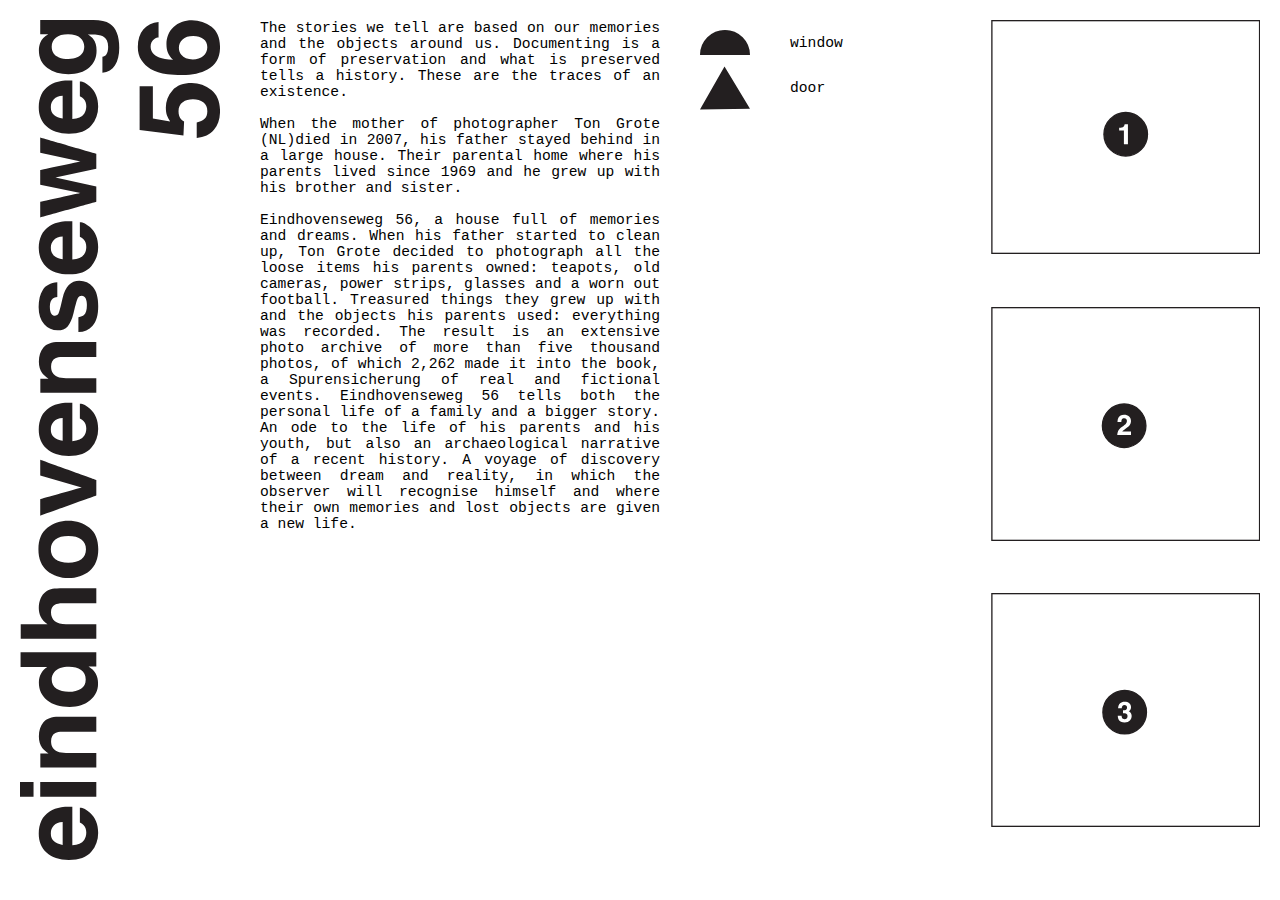
<file: index.html>
<!DOCTYPE html>
<html>
  <head>
    <link rel="stylesheet" href="style.css" />
    <title>eindhovensweg56</title>
    <style>
      .image1 {
        /* grid-row: 2 / 8; */
        /* grid-column: 10 / 12; */
        /* position: absolute; */
        /* width: auto; */
        height: 100%;
        width: auto;
        background: url("images/1.svg") no-repeat;
        object-fit: contain;
        background-size: contain;
      }
      .image1:hover {
        background: url("images/1.1.svg") no-repeat;
        background-size: contain;
      }
      .image2 {
        /* grid-row: 5 / 12;
        grid-column: 10 / 12; */
        /* position: absolute; */
        height: 100%;
        width: auto;
        background: url("images/2.svg") no-repeat;
        object-fit: contain;
        background-size: contain;
      }
      .image2:hover {
        background: url("images/2.1.svg") no-repeat;
        background-size: contain;
      }
      .image3 {
        /* grid-row: 8 / 12;
        grid-column: 10 / 12;
        position: absolute; */
        height: 100%;
        width: auto;
        background: url("images/3.svg") no-repeat;
        object-fit: contain;
        background-size: contain;
      }
      .image3:hover {
        background: url("images/3.1.svg") no-repeat;
        background-size: contain;
      }

      .title {
        grid-row: 1 / 12;
        grid-column: 1 / 12;
        /* position: absolute; */
        min-width: 200px;
        height: 100%;
        object-fit: fill;
        width: auto;
        background: url("images/56.svg") no-repeat;
      }
    </style>
  </head>
  <body>
    <!-- <h1>how to hyperlink an image</h1>
    <p>
      <a
        href="file:///Users/ellydoan/Documents/KABK/GD%20Y3/coding/EIND_proj/eind_web%202/index.html"
        ><img src="images/1.png" alt="first plan"
      /></a>
    </p> -->

    <div class="container">
      <div class="info-container">
        <div class="title"></div>
        <p class="item item-1">
          The stories we tell are based on our memories and the objects around
          us. Documenting is a form of preservation and what is preserved tells
          a history. These are the traces of an existence. <br /><br />
          When the mother of photographer Ton Grote (NL)died in 2007, his father
          stayed behind in a large house. Their parental home where his parents
          lived since 1969 and he grew up with his brother and sister.
          <br /><br />
          Eindhovenseweg 56, a house full of memories and dreams. When his
          father started to clean up, Ton Grote decided to photograph all the
          loose items his parents owned: teapots, old cameras, power strips,
          glasses and a worn out football. Treasured things they grew up with
          and the objects his parents used: everything was recorded. The result
          is an extensive photo archive of more than five thousand photos, of
          which 2,262 made it into the book, a Spurensicherung of real and
          fictional events. Eindhovenseweg 56 tells both the personal life of a
          family and a bigger story. An ode to the life of his parents and his
          youth, but also an archaeological narrative of a recent history. A
          voyage of discovery between dream and reality, in which the observer
          will recognise himself and where their own memories and lost objects
          are given a new life.
        </p>
        <!-- <div class="item item-2">
        what does the place look like? 2510 elements were photographed in the
        book divided in 11 spaces.
      </div> -->

        <div class="icons">
          <div class="icons-row">
            <img src="images/semicircle.svg" />
            <p>window</p>
          </div>
          <div class="icons-row">
            <img src="images/triangle.svg" />
            <p>door</p>
          </div>
        </div>
      </div>
      <div class="maps">
        <a class="image1" href="room1.html">
          <!-- <img src="images/1.1.png" alt="first plan"/> -->
        </a>

        <!-- <div class="image1.1"><img src="images/1.1.png" /></div> -->

        <a class="image2" href="room2.html"> </a>

        <!-- <div class="image2.1"><img src="images/2.1.png" /></div> -->

        <a class="image3" href="room3.html"> </a>
      </div>
      <!-- <div class="image3.1"><img src="images/3.1.png" /></div> -->
    </div>

    <!-- <p>Ton Grote</p> -->
  </body>
</html>
</file>
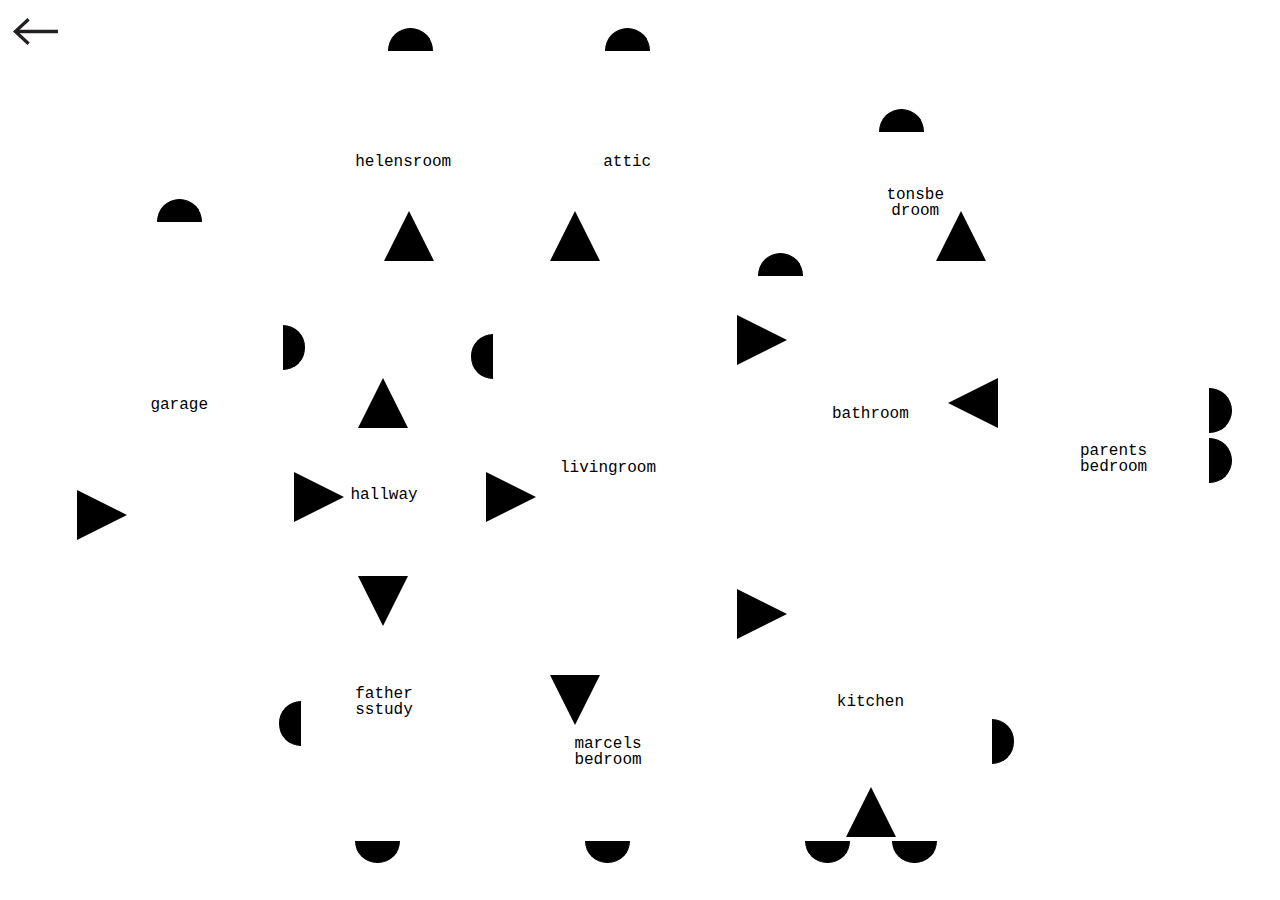
<file: room1.html>
<!DOCTYPE html>
<html lang="en">
  <head>
    <meta charset="UTF-8" />
    <meta http-equiv="X-UA-Compatible" content="IE=edge" />
    <meta
      name="viewport"
      content="width=device-width, initial-scale=1, viewport-fit=cover"
    />
    <title>eind_web2</title>
    <link rel="stylesheet" href="assets/css/reset.css" />
    <link rel="stylesheet" href="assets/css/fonts.css" />
    <link rel="stylesheet" href="assets/css/room1.css" />
    <style>
      .square {
        position: absolute;

        height: 200px;
        width: 200px;

        background-color: #ffffff;
        /* border: 3px dotted #000000; */

        overflow-y: auto;
      }
      .square::before {
        position: absolute;
        top: 50%;
        left: 50%;

        content: attr(data-title);
        text-align: center;
        text-wrap: balance;
        translate: -50% -50%;
      }
      .square .center {
        position: relative;
        /* margin: auto; */
        /* width: 60%; */
        /* border: 3px solid #73ad21; */
        padding: 10px;
        transition: opacity 0.25s;
        background: #ffffff;
        opacity: 0;
      }
      .square:hover .center {
        opacity: 1;
      }

      .square#attic {
        top: 6%;
        right: 43%;
        width: 16vw;
        height: 24vh;
        text-align: justify;
        word-break: break-all;
      }
      .triangle-up#attic {
        top: 23.4%;
        left: 43%;
        width: 0;
        height: 0;
      }
      .top#attic {
        top: 2%;
        left: 46.5%;
        border-top-left-radius: 90px;
        border-top-right-radius: 90px;
      }
      .square#helensroom {
        top: 6%;
        right: 60%;
        width: 17vw;
        height: 24vh;
        text-align: justify;
        word-break: break-all;
      }
      .triangle-up#helensroom {
        top: 23.4%;
        left: 30%;
        width: 0;
        height: 0;
      }
      .top#helensroom {
        top: 2%;
        left: 29.5%;
        border-top-left-radius: 90px;
        border-top-right-radius: 90px;
      }

      .square#livingroom {
        top: 31%;
        right: 43%;
        height: 42vh;
        width: 19vw;
        text-align: justify;
        word-break: break-all;
      }
      .triangle-right#livingroom {
        bottom: 42%;
        left: 38%;
        width: 0;
        height: 0;
      }
      .left#livingroom {
        top: 36%;
        left: 36%;
        border-bottom-left-radius: 90px;
        border-top-left-radius: 90px;
      }
      .square#hallway {
        bottom: 38%;
        left: 23%;
        height: 14vh;
        width: 14vw;
        text-align: justify;
        word-break: break-all;
      }
      .triangle-up#hallway {
        top: 42%;
        left: 28%;
        width: 0;
        height: 0;
      }
      .triangle-right#hallway1 {
        bottom: 42%;
        left: 23%;
        width: 0;
        height: 0;
      }
      .square#fathersstudy {
        bottom: 7%;
        left: 23%;
        height: 30vh;
        width: 14vw;
        text-align: justify;
        word-break: break-all;
      }
      .triangle-down#fathersstudy {
        bottom: 30.5%;
        left: 28%;
        width: 0;
        height: 0;
      }
      .bottom#fathersstudy {
        bottom: 3%;
        right: 68%;
        border-bottom-left-radius: 90px;
        border-bottom-right-radius: 90px;
      }
      .left#fathersstudy1 {
        bottom: 16%;
        left: 21%;
        border-bottom-left-radius: 90px;
        border-top-left-radius: 90px;
      }

      .square#garage {
        top: 25%;
        left: 6%;
        height: 40vh;
        width: 16vw;
        text-align: justify;
        word-break: break-all;
      }
      .triangle-right#garage {
        bottom: 40%;
        left: 6%;
        width: 0;
        height: 0;
      }
      .top#garage {
        top: 21%;
        left: 11.5%;
        border-top-left-radius: 90px;
        border-top-right-radius: 90px;
      }
      .right#garage1 {
        top: 35%;
        left: 21.3%;
        border-bottom-right-radius: 90px;
        border-top-right-radius: 90px;
      }

      .square#bathroom {
        top: 31%;
        right: 22%;
        height: 30vh;
        width: 20vw;
        text-align: justify;
        word-break: break-all;
      }
      .triangle-right#bathroom {
        top: 35%;
        right: 38.5%;
        width: 0;
        height: 0;
      }
      .triangle-left#bathroom1 {
        top: 42%;
        right: 22%;
        width: 0;
        height: 0;
      }
      .top#bathroom {
        top: 27%;
        right: 36.5%;
        border-top-left-radius: 90px;
        border-top-right-radius: 90px;
      }

      /* .square#fatherstudy {
        top: 100px;
        left: 100px;
      } */

      .square#kitchen {
        bottom: 7%;
        right: 22%;
        height: 30vh;
        width: 20vw;
        text-align: justify;
        word-break: break-all;
      }
      .triangle-up#kitchen {
        bottom: 7%;
        right: 30%;
        width: 0;
        height: 0;
      }
      .right#kitchen {
        bottom: 14%;
        right: 20%;
        border-bottom-right-radius: 90px;
        border-top-right-radius: 90px;
      }
      .bottom#kitchen1 {
        bottom: 3%;
        right: 26%;
        border-bottom-left-radius: 90px;
        border-bottom-right-radius: 90px;
      }
      .bottom#kitchen2 {
        bottom: 3%;
        right: 32.8%;
        border-bottom-left-radius: 90px;
        border-bottom-right-radius: 90px;
      }
      .triangle-right#kitchen1 {
        bottom: 29%;
        right: 38.5%;
        width: 0;
        height: 0;
      }

      .square#marcelsbedroom {
        bottom: 7%;
        right: 43%;
        width: 19vw;
        height: 19vh;
        text-align: justify;
        word-break: break-all;
      }
      .triangle-down#marcelsbedroom {
        bottom: 19.4%;
        left: 43%;
        width: 0;
        height: 0;
      }
      .bottom#marcelsbedroom {
        bottom: 3%;
        right: 50%;
        border-bottom-left-radius: 90px;
        border-bottom-right-radius: 90px;
      }

      .square#parentsbedroom {
        top: 31%;
        right: 5%;
        height: 40vh;
        width: 16vw;
        text-align: justify;
        word-break: break-all;
      }
      .right#parentsbedroom {
        top: 42%;
        right: 3%;
        border-bottom-right-radius: 90px;
        border-top-right-radius: 90px;
      }
      .right#parentsbedroom1 {
        top: 47.5%;
        right: 3%;
        border-bottom-right-radius: 90px;
        border-top-right-radius: 90px;
      }

      .square#tonsbedroom {
        top: 15%;
        right: 22%;
        width: 13vw;
        height: 15vh;
        text-align: justify;
        word-break: break-all;
      }
      .triangle-up#tonsbedroom {
        top: 23.4%;
        right: 23%;
        width: 0;
        height: 0;
      }
      .top#tonsbedroom {
        top: 11%;
        right: 27%;
        border-top-left-radius: 90px;
        border-top-right-radius: 90px;
      }
      .triangle-up {
        width: 0;
        height: 0;
        border-left: 25px solid transparent;
        border-right: 25px solid transparent;
        border-bottom: 50px solid #000000;
        position: absolute;
        overflow-y: auto;
        z-index: 1;
      }
      .triangle-down {
        width: 0;
        height: 0;
        border-left: 25px solid transparent;
        border-right: 25px solid transparent;
        border-top: 50px solid #000000;
        position: absolute;
        overflow-y: auto;
        z-index: 1;
      }
      .triangle-right {
        width: 0;
        height: 0;
        border-top: 25px solid transparent;
        border-left: 50px solid #000000;
        border-bottom: 25px solid transparent;
        position: absolute;
        overflow-y: auto;
        z-index: 1;
      }
      .triangle-left {
        width: 0;
        height: 0;
        border-top: 25px solid transparent;
        border-right: 50px solid #000000;
        border-bottom: 25px solid transparent;
        position: absolute;
        overflow-y: auto;
        z-index: 1;
      }
      .top,
      .right,
      .bottom,
      .left {
        background-color: rgb(0, 0, 0);
        position: absolute;
        margin: 10px;
        border: 1px solid black;
        overflow-y: auto;
        z-index: 1;
      }

      .top,
      .bottom {
        height: 22.5px;
        width: 45px;
      }

      .right,
      .left {
        height: 45px;
        width: 22.5px;
      }
      .top {
        border-top-left-radius: 90px;
        border-top-right-radius: 90px;
      }
      .right {
        border-bottom-right-radius: 90px;
        border-top-right-radius: 90px;
      }
      .bottom {
        border-bottom-left-radius: 90px;
        border-bottom-right-radius: 90px;
      }
      .left {
        border-bottom-left-radius: 90px;
        border-top-left-radius: 90px;
      }
      .arrow {
        width: 45px;
        height: auto;
        position: absolute;
        top: 2%;
        left: 1%;
      }
    </style>
  </head>
  <body>
    <div id="helensroom" class="triangle-up"></div>
    <div id="attic" class="triangle-up"></div>
    <div id="tonsbedroom" class="triangle-up"></div>
    <div id="hallway" class="triangle-up"></div>
    <div id="kitchen" class="triangle-up"></div>

    <div id="fathersstudy" class="triangle-down"></div>
    <div id="marcelsbedroom" class="triangle-down"></div>

    <div id="garage" class="triangle-right"></div>
    <div id="hallway1" class="triangle-right"></div>
    <div id="livingroom" class="triangle-right"></div>
    <div id="bathroom" class="triangle-right"></div>
    <div id="kitchen1" class="triangle-right"></div>

    <div id="bathroom1" class="triangle-left"></div>

    <div id="garage" class="top"></div>
    <div id="helensroom" class="top"></div>
    <div id="attic" class="top"></div>
    <div id="bathroom" class="top"></div>
    <div id="tonsbedroom" class="top"></div>

    <div id="garage1" class="right"></div>
    <div id="parentsbedroom" class="right"></div>
    <div id="parentsbedroom1" class="right"></div>
    <div id="kitchen" class="right"></div>

    <div id="fathersstudy" class="bottom"></div>
    <div id="marcelsbedroom" class="bottom"></div>
    <div id="kitchen1" class="bottom"></div>
    <div id="kitchen2" class="bottom"></div>

    <div id="fathersstudy1" class="left"></div>
    <div id="livingroom" class="left"></div>

    <script type="module" src="assets/js/index.js"></script>

    <div class="arrow">
      <p>
        <a href="index.html"><img src="images/arrow.svg" alt="arrow" /></a>
      </p>
    </div>

    <div id="attic" class="square" data-title="attic">
      <div class="center">
        <p>
          pocket light, second pocket light, flashlight, second flashlight,
          extension cord, timer plug, small lamp, cover, second cover, ice
          skates, second ice skates, third ice skates, fourth ice skates, fifth
          ice skates, sixth ice skates, seventh ice skates, eights ice skates,
          roller skates, key, framed priest picture, second framed priest
          picture, Kennedy picture framed, second Kennedy picture framed, pot,
          second pot, coffee dripper, second coffee dripper, orange plastic
          bowls, orange plastic plates, second stack of orange plastic plates,
          dirty cup, coffee cup, second coffee cup, stacked cups, fire tool, gas
          bottle, portable gas stove, metal box, plastic ice pack, second
          plastic ice pack, wooden duck toy on wheels, sun game, board game,
          chess game, card deck, second card deck, board game, second board
          game, third board game, fourth board game, fifth board game, sixth
          board game, seventh board game, monopoly game, scrabble game, eights
          board game, ninth board game, tenth board game, eleventh board game,
          twelfth board game, thirteenth board game, fourteenth board game,
          fifteenth board game, sixteenth board game, seventeenth board game,
          eighteenth board game, nineteenth board game, memory game, twentieth
          board game, twenty-first board game, twenty-second board game, second
          memory game, mini scrabble game, map game, master mind game, dice
          game, mikado, game, second game, third game, card game, second card
          game, third card game, fourth card game, developing picture
          rectangular buckets, developing picture measuring board, aquarelle
          paint box, paper cutting machine, photo tool, photo gel, photo
          developing equipment, second developing equipment, third developing
          equipment, fourth developing equipment, fifth developing equipment,
          sixth developing equipment, seventh developing equipment, eights
          developing equipment, ninth developing equipment, tenth developing
          equipment, eleventh developing equipment, twelfth developing
          equipment, thirteenth developing equipment, fourteenth developing
          equipment, fifteenth developing equipment, sixteenth developing
          equipment, seventeenth developing equipment, eighteenth developing
          equipment, photo paper, second photo paper, third photo paper, fourth
          photo paper, fifth photo paper, sixth photo paper, seventh photo
          paper, photo paper revealer, second photo paper revealer, photo
          developing powder, second photo developing powder, third photo
          developing powder, nineteenth developing equipment, metal photo clips,
          second metal photo clips, tube, photo brush, photo lens, twentieth
          developing equipment, twenty-first developing equipment, light bulb,
          second light bulb, third light bulb, lamp, twenty-second developing
          equipment
        </p>
      </div>
    </div>

    <div id="bathroom" class="square" data-title="bathroom">
      <div class="center">
        <p>
          ticket, toilet plunger, toilet brush, small bin, soap, second soap,
          third soap, fourth soap, fifth soap, sixth soap, seventh soap,
          sunscreen, moisturiser, clay mask, foundation makeup, shower product,
          second shower product, third shower product, fourth shower product,
          fifth shower product, sixth shower product, seventh shower product,
          eights shower products, ninth shower product, tenth shower product,
          eleventh shower product, twelfth shower product, hand cream, foot
          cream, deodorant stick, shower hat, makeup powder, second makeup
          powder, perfume bottle, second perfume bottle, third perfume bottle,
          fourth perfume bottle, lipstick, second lipstick, third lipstick,
          fourth lipstick, fifth lipstick, sixth lipstick, cream box, cream,
          second cream, third cream, vaseline, balm in round container,
          agré-gola pills in box, plaster, plaster tape, disinfectant,
          medication, second medication, third medication, medical thermometer,
          second medical thermometer, third medical thermometer, fourth medical
          thermometer, pills in box, small metal straps, pin, bandage pack,
          second bandage pack, third bandage pack, fourth bandage pack, bandage
          cloth, second bandage cloth, bandage tape, second bandage tape, third
          bandage tape, fourth bandage tape, bandage fabric, second bandage
          fabric, bandage cotton, small mirror, hand holding mirror, second hand
          holding mirror, third hold handing mirror, tweezers, second tweezers,
          nail brush, nail scissors, second pair of nail scissors, third pair of
          nail scissors, fourth pair of nail scissors, nail file, second nail
          file, third nail file, fourth nail file, fifth nail, file, sixth nail
          file, seventh nail file, hair brush, second hair brush, third hair
          brush, fourth hair brush, comb, second comb, third comb, fourth comb,
          fifth comb, four hair brushes, bag of hair combs, hair clips, second
          bunch of hair clips, third bunch of hair clips, curler, three big hair
          clips, bunch of hair curlers, second bunch of hair curlers, third
          bunch of hair curlers, fourth bunch of hair curlers, bathrobe, hair
          dryer, shaving brush, second shaving brush, shaver, second shaver,
          third shaver, shaver box, toothpaste, two toothbrushes, toothbrush,
          head of toothbrush, two heads of toothbrush, toothpick, electric
          toothbrush, rotten tooth, scissors, baby powder box, cleaning brush,
          ultra white cleaning product, small rock
        </p>
      </div>
    </div>
    <div id="livingroom" class="square" data-title="livingroom">
      <div class="center">
        <p>
          clock, flat clock, portable radio, second portable radio, sony sound
          system, record player, mini record player, remote control, second
          remote control, third record player, cd player, telephone, elly’s
          party guide, address book, note pad, second note pad, fan paper
          organiser, stapler, second stapler, tape, scissors, pens in jar, tiny
          pencils, pen, second pen, third pen, sward, second sward,
          encyclopaedia, lamp, second lamp, third lamp, candle holder, second
          candle holder, third candle holder, fourth candle holder, fifth candle
          holder, sixth candle holder, seventh candle holder, candle holder
          pair, second candle holder pair, candle, second candle, third candle,
          fourth candle, fifth candle, sixth candle, seventh candle, glass
          candle holder, second candle holder, marble candle holder, marble
          candle plate, big candle holder, wall candle holder, plant in pot,
          second plant in pot, third plant in pot, fourth plant in pot, fifth
          plant in pot, small wood table, small wood chair, plant pot, vase with
          lid, vase, second vase, third vase, jug vase, second jug vase, ceramic
          plant pot, ceramic tea heater pot, ceramic sugar pot, metal vase,
          bucket, pot with handle, fourth vase, wall bowl, asian bowl, mini
          vase, porcelain circular box, second porcelain circular box, pillow,
          second pillow, third pillow, big round mirror with gold frame,
          sunglasses, second pair of sunglasses, third pair of sunglasses,
          reading glasses, second pair of reading glasses, third pair of reading
          glasses, fourth pair of reading glasses, fifth pair of reading
          glasses, sixth pair of reading glasses, wallet, key, asian art in
          glass box, asian art, dried pumpkin, fake fruit, second fake fruit,
          fake grape, second fake grape, fake pear, second fake pear, third fake
          pear, fake apple, second fake apple, fake avocado, mini porcelain
          vase, mini porcelain basket, second mini porcelain vase, mini clogs,
          mini basket, mini porcelain watering can, small porcelain box, second
          small porcelain box, third small porcelain box, fourth small porcelain
          box, fifth small porcelain box, mini porcelain tea can, porcelain
          figurine, second porcelain figurine, third porcelain figurine, fourth
          porcelain figurine, fifth porcelain figurine, sixth porcelain
          figurine, seventh porcelain figurine, eights porcelain figurine, angel
          with guitar, jesus with cross, baby head, lizard sculpture, spinning
          wheel, occidental dancer sculpture, monkey sculpture, bird sculpture,
          four different weights, singular weight, second singular weight, small
          bell, small owl, small wall candle holder, mini bowl, mini bucket,
          mini fire pot, mini jug, mini tea pot, second mini tea pot, mini pan,
          mini bowl with chain, mini iron, mini things, metal bowl with handles,
          metal bell, metal jug, metal thing, mini metal couple, metal emblem,
          metal drinking jug, second metal drinking jug, third metal drinking
          jug, fake rose in glass bowl, bell, decorative plate, second
          decorative plate, third decorative plate, third decorative plate,
          fourth decorative plate, fifth decorative plate, sixth decorative
          plate, seventh decorative plate, eights decorative plate, ninth
          decorative plate, tenth decorative plate, eleventh decorative plate,
          twelfth decorative plate, thirteenth decorative plate, fourteenth
          decorative plate, fifteenth decorative plate, sixteenth decorative
          plate, seventeenth decorative plate, framed square flower painting,
          framed note, framed stitchings, framed picture of woman, second framed
          picture of woman, third framed picture of woman, framed picture of man
          and woman, second framed picture of man and woman, framed family
          portrait, framed family picture, second framed family picture, third
          framed family picture, fourth framed family picture, fifth framed
          family picture, sixth framed family picture, seventh framed family
          picture, eights framed family picture, candy glass jar, second candy
          glass jar, third candy glass jar, ladle, cake slicer, plant scissor,
          knife, hole maker, butter knife, second butter knife, four big knives,
          two butter knives, five bread knives, meat fork, second meat fork,
          third meat fork, three spoons, small spoons, spoons in porcelain jar,
          spoon, second spoon, third spoon, fourth spoon, fifth spoon, sixth
          spoon, seventh spoon, eights spoon, decorative small spoons, bunch of
          small spoons, spoons in box, forks in box, forks and spoons in box,
          knife forks in box, second spoons in box, nut cracker tool, beer
          opener, second beer opener, ceramic oven recipient, metal tray, second
          metal tray, metal bowl, metal plate, second metal plate, third metal
          tray, fourth metal tray, wooden bowl, second wooden bowl, third wood
          bowl, wood plate, wooden bowl with small wooden bowls inside and
          spoon, metal bowl with small metal plates inside, coffee grinder, cake
          server, second cake server, porcelain plate with handle, cutlery in
          jar, forks in jar, cake plate shelf, porcelain flower bowl, second
          porcelain flower bowl, plate, second plate, third plate, stack of
          plates, bowl, second bowl, second stack of plates, third stack of
          plates, fourth stack of plates, fifth stack of plates, sixth stack of
          plates, seventh stack of plates, eights stack of plates, ninth stack
          of plates, tenth stack of plates, eleventh stack of plates, twelfth
          stack of plates, fourth plate, fifth plate, sixth plate, seventh
          plate, two rectangular plates, eights plate, ninth plate, metal fruit
          bowl, metal flower bowl, second metal fruit bowl, metal and glass
          bowl, glass container, metal leaf bowl, metal bucket with lid,
          porcelain plate with lid, porcelain sugar pt, porcelain milk jug,
          porcelain tea pot, porcelain soup set, second porcelain soup set, cup,
          second cup third cup, fourth cup, fifth cup, sixth cup, seventh cup,
          eights cup, ninth cup, tenth cup, eleventh cup, twelfth cup,
          thirteenth cup, fourteenth cup, fifteenth cup, sixteenth cup,
          seventeenth cup, eighteenth cup, twentieth cup, twenty-first cup,
          twenty-second cup, twenty-third cup, twenty-fourth cup, twenty-fifth
          cup, twenty-sixth cup, twenty-seventh cup, twenty-eights cup,
          twenty-ninth cup, thirties cup, thirty-first cup, thirty-second cup,
          thirty-third cup, thirty-fourth cup, thirty-fifth cup, thirty-sixth
          cup, thirty-seventh cup, thirty-eights cup, thirty-ninth cup, fortieth
          cup, forty-first cup, forty-second cup, two porcelain soup bowls,
          three porcelain tea cups, two porcelain tea cups, four porcelain tea
          cups, tea set, porcelain flower tea pot, metal tea pot, porcelain salt
          and pepper set, oriental spoons and bowls, crystal carafe, second
          crystal carafe, crystal salt and pepper set, glass table set, second
          glass table set, crystal jar, second crystal jar, crystal sugar jar
          with spoon, three crystal glasses, two glasses, six glasses, four
          glasses, five stem crystal glasses, six stem crystal glasses, two stem
          glasses, two glasses, glass, second glass, ashtray, second ashtray,
          third ashtray, fourth ashtray, fifth ashtray, sixth ashtray, seventh
          ashtray, stack of small glass plates, crystal glass, second crystal
          glass, third crystal glass, fourth crystal glass, fifth crystal glass,
          sixth crystal glass, seventh crystal glass, eights crystal glass,
          ninth crystal glass, napkin holder, second napkin holder, third napkin
          holder, napkin ring, second napkin ring, third napkin ring, fourth
          napkin ring, fifth napkin ring, sixth napkin ring, seventh napkin
          ring, eights napkin ring, coasters, three coasters, coaster, box of
          coasters, lighter, second lighter, third lighter, fourth lighter,
          fifth lighter, cigarette box, ashtray, second ashtray, third ashtray,
          fourth ashtray, fifth ashtray, cigar box, second cigar box, third
          cigar box, fourth cigar box, fifth cigar box, sixth cigar box, seventh
          cigar box, eights cigar box, cookie box, second cookie box, third
          cookie box, fourth cookie box, metal box, second metal box, third
          metal box, fourth metal box, fifth metal box, sixth metal box, seventh
          metal box, eights metal box, ninth metal box, tenth metal box,
          eleventh metal box, tea box, second tea box, third tea box, cleaning
          shovel with brush, metal rack with feet, green watering can, measuring
          band, tiny house, second tiny house, third tiny house, fourth tiny
          house, fifth tiny house, sixth tiny house, seventh tiny house, eights
          tiny house, ninth tiny house, case, three cases, vinyl, second vinyl,
          third vinyl, fourth vinyl, fifth vinyl, sixth vinyl, seventh vinyl,
          eights vinyl, ninth vinyl, tenth vinyl, eleventh vinyl, twelfth vinyl,
          thirteenth vinyl, fourteenth vinyl, fifteenth vinyl, sixteenth vinyl,
          seventeenth vinyl, eighteenth vinyl, nineteenth vinyl, twentieth
          vinyl, twenty-first vinyl, twenty-second vinyl, twenty-third vinyl,
          twenty-fourth vinyl, twenty-fifth vinyl, twenty-sixth vinyl,
          twenty-seventh vinyl, twenty-eights vinyl, twenty-ninth vinyl,
          thirtieth vinyl, thirty-first vinyl, thirty-second vinyl, thirty-third
          vinyl, thirty-fourth vinyl, thirty-fifth vinyl, thirty-sixth vinyl,
          thirty-seventh vinyl, thirty-eights vinyl, thirty-ninth vinyl,
          fortieth vinyl, forty-second vinyl, forty-third vinyl, forty-fourth
          vinyl, forty-fifth vinyl, forty-sixth vinyl
        </p>
      </div>
    </div>

    <!-- </div>
    <div id="fathersstudy" class="square" data-title="fathersstudy">
      <div class="center">
        <p>
          alarm clock, thermometer, quartz alarm, sort of recorder, remote control, front desk book, second front desk book, three front desk books, four calendars, party guide, second party guide, third party guide, passport looking booklet, document booklet, farmer’s loan bank document, address book, small books containing business cards, notebook, second notebook, alphabetised papers, bunch of papers, third notebook, folder, second folder, third folder, fourth folder, fifth folder, sixth folder, seventh folder, eights folder, bunch of folders, second bunch of folders, ninth folder, photo album, second photo album, third photo album, fourth photo album, fifth photo album, sixth photo album, seventh photo album, eights photo album, ninth photo album, tenth photo album, eleventh photo album, twelves photo album, thirteenth photo album, fourteenth photo album, fifteenth photo album, sixteenth photo album, seventeenth photo album, eighteenth photo album, nineteenth photo album, tenth folder, eleventh folder, twelves folder, thirteenth folder, fourteenth folder, fifteenth folder, sixteenth folder, seventeenth folder, eighteenth folder, nineteenth folder, twentieth folder, book, second book, scrapbook,  third book, fourth book, fifth book, sixth book, seventh book, national sport album, second sport album, third sport album, small book, philips razor manual, electricity safety manual, camera manual, first aid manual, alarm manual, notepad, bunch of paper sheets, second bunch of paper sheets, third bunch of paper sheets, stapler, second stapler, tape, hole puncher, bunch of desk essentials in blue container, pen container, atlanta writing cards, system cards, bunch of metal folder holders, second bunch of metal folder holders, liquid glue, staple box, button box, pencil, second pencil, two transparent triangle rulers, plastic ruler, pen, black fine liner, second pen, syringe pen, sward, second sward, calculator, franco laurenti pen set, container, bunch of postcards, christmas card box, administration document, second administration document, third administration document, fourth administration document, fifth administration document, ticket, written note, new rates note, second ticket, third ticket, bank card, second bank card, third bank card, fourth bank card, paper with text, bill, second bill, bank letter, written pages, book with written letters, cardboard box with handwritten note on top, bunch of old books, second bunch of old books, dutch caste foundation books, dictionary, etymological dictionary, second etymological dictionary, third etymological dictionary, random book, joke pocket book, language treasure book, second language treasure book, third language treasure book, fourth language treasure book, kids book, book on flowers, second book on flowers, third book on flowers, fourth book on flowers, fifth book on flowers, sixth book on flowers, book on billiard, second book on billiard, third book on billiard, book, second book, third book, fourth book, book on Willem Alexander and Maxima, magazine, second magazine, booklet, fifth book, sixth book, seventh book, eights book, ninth book, tenth book, eleventh book, twelfth book, thirteenth book, fourteenth book, fifteenth book, sixteenth book, seventeenth book, eighteenth book, nineteenth book, twentieth book, twenty first book, twenty second book, twenty third book, twenty fourth book, twenty fifth book, twenty sixth book, twenty seventh book, twenty eights book, twenty ninth book, thirtieth book, thirty-first book, thirty-second book, thirty-third book, thirty-fourth book, thirty-fifth book, thirty-sixth book, thirty-seventh book, thirty-eights book, thirty-ninth book, fortieth book, forty-first book, forty-second book, forty-third book, forty-fourth book, forty-fifth book, forty-sixth book, forty-seventh book, forty-eights book, forty-ninth book, fiftieth book, fifty-first book, fifty-second book, fifty-third book, fifty-fourth book, fifty-fifth book, fifty-sixth book, fifty-seventh book, small lamp, flashlight, plug, two candles, glass candle recipient, comb, sun glasses, reading glasses, second pair of reading glasses, third pair of reading glasses, fourth pair of reading glasses, fifth pair of reading glasses, wallet, second wallet, keychain, whistle blower, second keychain, key, pair of keys, second pair of keys, bunch of keys, second bunch of keys, name tag, Beatrix tile, asian frame with birds, painted portrait woman, painted portrait man, picture framed man, picture of man, bunch of portrait photos small, two kids picture framed, second two kids picture framed, picture of group of people framed, second picture of group of people framed, chopsticks, pair of coasters, ashtray with coins inside, second ashtray, cigar box, small box, second small box, box, second box, third box, fourth box, fifth box, bin, swiss knife, pocket knife, ball, second ball, third ball, billiard cue chalk, trophy, second trophy, third trophy, fourth trophy, fifth trophy, sixth trophy, seventh trophy, eights trophy, ninth trophy, medal, second medal, card game set, game bag with dices, portable telescope, binoculars, camera, second camera, camera bag, second camera bag, box of negative film, second box of negative film, rolled up film, camera flash, magnifying glass
        </p>
      </div>
    </div> -->

    <div id="garage" class="square" data-title="garage">
      <div class="center">
        <p>
          random package, plug, extension cord, plant pot, second plant pot,
          third plant pot, fourth plant pot, fifth plant pot, sixth plant pot,
          seventh plant pot, eights plant pot, dirty cloth, clogs, rubber boots,
          second pair of rubber boots, plastic shopping bag, keys, empty bottle,
          chocolate box, circular box, second circular box, third circular box,
          fourth circular box, big box, pillow hitter, small brush, dirty
          sponge, cleaning product, bucket, second bucket, screw, second screw,
          third screw, fourth screw, fifth screw, sixth screw, seventh screw,
          eights screw, ninth screw, tenth screw, eleventh screw, twelfth screw,
          thirteenth screw, fourteenth screw, fifteenth screw, sixteenth screw,
          seventeenth screw, eighteenth screw, screw box, second screw box,
          third screw box, fourth screw box, fifth screw box, sixth screw box,
          screwdriver, second screwdriver, third screwdriver, pliers, second
          pair of pliers, wrenches, hammer, second hammer, third hammer, fourth
          hammer, hand saw, second hand saw, third hand saw, fourth hand saw,
          measuring tool, second measuring tool, axe, drill, wood tool,
          gardening tool, second gardening tool, third gardening tool, broom,
          shovel, gardening fork, garden watering tube, rake, blue tool
          organiser, wood block, metal wheel carrier, second metal wheel
          carrier, licence plate, car tools, tire spanner, box-end wrench, car
          thing, second car thing, third car thing, car cord, cord, fourth car
          thing, work clothes, second work clothes, car paper, second car paper,
          third car paper, fourth car paper, fifth car paper, sixth car paper,
          seventh car paper, bow, second box, window car scraper, second window
          car scraper, light with cord, second light with cord, box for light
          bulb, second box for light bulb, bike repair small box, bike oil, bike
          vaseline, dynamo, bike pump, towel, cloth, hockey stick, second hockey
          stick, third hockey stick, football
        </p>
      </div>
    </div>

    <div id="helensroom" class="square" data-title="helensroom">
      <div class="center">
        <p>
          portable clock, children’s book, second children’s book, third
          children’s book, fourth children’s book, fifth children’s book, sixth
          children’s book, seventh children’s book, eights children’s book,
          ninth children’s book, tenth children’s book, eleventh children’s
          book, twelfth children’s book, thirteenth children’s book, fourteenth
          children’s book, fifteenth children’s book, sixteenth children’s book,
          seventeenth children’s book, eighteenth children’s book, nineteenth
          children’s book, twentieth children’s book, twenty-first children’s
          book, twenty-second children’s book, twenty-third children’s book,
          twenty-fourth children’s book, twenty-fifth children’s book,
          twenty-sixth children’s book, twenty-seventh children’s book,
          twenty-eights children’s book, twenty-ninth children’s book, thirtieth
          children’s book, thirty-first children’s book, thirty-second
          children’s book, thirty-third children’s book, thirty-fourth
          children’s book, thirty-fifth children’s book, decorative table cloth,
          second decorative table cloth, long rain jacket, small ceramic angel
          figurine, tea set, three dollhouse trees, doll, second doll, third
          doll, fourth doll, fifth doll, sixth doll, seventh doll, bunny toy,
          elephant toy
        </p>
      </div>
    </div>

    <div id="hallway" class="square" data-title="hallway">
      <div class="center">
        <p>
          wall clock, wall clock with thermometer, bunch of little things,
          ticket, small lamp, second small lamp, light bulb box, second light
          bulb box, third light bulb box, fourth light bulb box, fifth light
          bulb box, light bulb, plug, extension cord, second extension cord,
          third extension cor, fourth extension cord, timer plug, marble candle
          holders, glass candle holders, vase, second vase, pot, second pot,
          third pot, flower pot, second flower pot, third flower pot, fourth
          flower pot, fifth flower pot, sixth flower pot, seventh flower pot,
          eights flower pot, ninth flower pot, tenth flower pot, eleventh flower
          pot, twelfth flower pot, third vase, fourth vase, fifth vase, bowl of
          flowers, metal container, two towels, scale, toilet paper on stick,
          toilet brush, mirror, plate, hair brush, comb, fur scarf, cloves,
          second pair of gloves, third pair of gloves, scarf, second scarf,
          third scarf, hat, second hat, sunglasses, second pair of sunglasses,
          shoe slider, shoe brush, second shoe brush, third shoe, fourth shoe
          brush, fifth shoe brush, shoe brush box, wallet, second wallet, third
          wallet, fourth wallet, office bag, fifth wallet, umbrella, second
          umbrella, third umbrella, fourth umbrella, fifth umbrella, sixth
          umbrella, umbrella bucket, key chain, key cleaner, key, keys, name
          plate, frame bird tile, brush, vacuum cleaner brush, second vacuum
          cleaner brush, third vacuum cleaner brush, bike cord, metal water
          bottle, second metal water bottle, tennis racket in pouch, tennis
          ball, second tennis ball, hockey ball, three badminton ball, jar with
          marbles
        </p>
      </div>
    </div>

    <div id="kitchen" class="square" data-title="kitchen">
      <div class="center">
        <p>
          cooking guide, second cooking guide, pin box, ticket, cooking book,
          book, second book, plug, second plug, third plug, fourth plug, fifth
          plug, pile of towels, second pile of towels, third pile of towels,
          fourth pile of towels, dirty cloth, second dirty cloth, third dirty
          cloth, basket of dirty towels, textile wipe, role of toilet paper,
          soap bottle, soap, second soap bottle, hand brush, laces, tangled
          laces, shoe helper, shoe cream, second shoe cream, third shoe cream,
          fourth shoe cream, fifth shoe cream, sixth shoe cream, seventh shoe
          cream, eights shoe cream, ninth shoe cream, tenth shoe cream, eleventh
          shoe cream, twelfth shoe cream, thirteenth shoe cream, keys, second
          pair of keys, third pair of keys, fourth pair of keys, portable spice
          shelf, second portable spice shelf, pan, second pan, third pan, fourth
          pan, fifth pan, casserole, second casserole, third casserole, fourth
          casserole, fifth casserole, sixth casserole, seventh casserole, wooden
          spoon, second wooden spoon, mesh skimmer, ladle, spatula, second
          spatula, carving fork, spoon, second spoon, salad forks, ice cream
          scooper, two scissors, knife and knife sharpener, kitchen rolling
          tool, small knife, fruit knife, butter knives, forks, second bunch of
          forks, bunch of spoons, second bunch of spoons, bunch of spoons and
          forks, metal cutlery holders, can opener, second can opener, third can
          opener, bottle opener, second bottle opener, third bottle opener,
          cheese slicer, mini grater, peeler, second peeler, corkscrew, lemon
          squeezer, second lemon squeezer, egg slicer, second egg slicer,
          grater, garlic press, second garlic press, strainer, second strainer,
          third strainer, colander, oven dish, bread basket, metal tray, second
          metal tray, third metal tray, fourth metal tray, flower metal tray,
          round wood cutting board, wood cutting board, second wood cutting
          board, coffee jug, tea jug, measuring cup, water jug, second water
          jug, hand mixer, whisk, second hand mixer, metal tea pot, second tea
          pot, third tea pot, coffee measuring spoon, metal coffee dripper,
          metal milk-frothing jug, second metal milk-frothing jug, metal sugar
          container, second metal sugar container, stacked orange bowls, second
          stack of multicolour bowls, stacked plastic cups, porcelain plates,
          bowl, second bowl, stack of plates, flower bowl with handle, second
          flower bowl with handle, third flower bowl with handle, two stacked
          bowls with handle, stacked bowls and plates, metal bowl, second metal
          bowl, third metal bowl, metal sauce jug, tea cup, second tea cup,
          third tea cup, crystal bowl, second crystal bowl, third crystal bowl,
          glass bowl, second glass bowl, stacked glass bowls second stacked
          glass bowls, yellow bowl, three glasses, second three glasses, two
          glasses, second two glasses, five glasses, six glasses, two glass tea
          cups, four glass tea cups, three glasses with fruit drawing, three
          wine glasses, second three wine glasses, six wine glasses, third three
          wine glasses, fourth three wine glasses, stacked champagne glasses,
          wine glass, sonnema stem glass, glass, second glass, third glass,
          fourth glass, fifth glass, sixth glass, seventh glass, eights glass,
          ninth glass, tenth glass, eleventh glass, twelfth glass, thirteenth
          glass, fourteenth glass, fifteenth glass, sixteenth glass, seventeenth
          glass, crystal plater, coasters, metal pot holder with legs, match
          box, lighter, second lighter, ashtray, second ashtray, third ashtray,
          fourth ashtray, cookie box, second cookie box, rope, bowl of yarn,
          bunch of ropes, small metal clamps, laundry clamps, laundry basket,
          second laundry basket, metal dustpan and brush, second metal dustpan
          and brush, cleaning brush, second cleaning brush, third cleaning
          brush, fourth cleaning brush, fifth cleaning brush, sixth cleaning
          brush, seventh cleaning brush, eights cleaning brush, dust brush,
          plastic bucket with sponge and cloths, used sponge, second used
          sponge, third used sponge, cleaning bucket with cloth, cleaning
          plastic rectangular bucket, window wiper, dish brush, fly swatter,
          second fly swatter, cleaning product, second cleaning product, third
          cleaning product, fourth cleaning product, fifth cleaning product,
          sixth cleaning product, cleaning product basket holder, aluminium
          foil, trash bin bags, pocket knife, second pocket knife, screwdriver,
          second screwdriver, pliers, second pliers, third pliers, monkey
          wrench, double sided wrench, hammer, handsaw, triangle paint scraper,
          sanding tool, paint brush, gardening fork, pruners, second pruners,
          third pruners, fourth pruners, simson glue, metal bike tool, bicycle
          oil
        </p>
      </div>
    </div>

    <div id="marcelsbedroom" class="square" data-title="marcelsbedroom">
      <div class="center">
        <p>
          clock, radio, second radio, stapler, colour pencils, second box of
          colour pencils, children’s book, second children’s book, third
          children’s book, fourth children’s book, fifth children’s book, sixth
          children’s book, seventh children’s book, eights children’s book,
          ninth children’s book, tenth children’s book, eleventh children’s
          book, twelfth children’s book, thirteenth children’s book, fourteenth
          children’s book, fifteenth children’s book, sixteenth children’s book,
          seventeenth children’s book, eighteenth children’s book, nineteenth
          children’s book, twentieth children’s book, twenty-first children’s
          book, twenty-second children’s book, twenty-third children’s book,
          twenty-fourth children’s book, twenty-fifth children’s book,
          twenty-sixth children’s book, twenty-seventh children’s book,
          twenty-eights children’s book, twenty-ninth children’s book, thirtieth
          children’s book, thirty-first children’s book, thirty-second
          children’s book, thirty-third children’s book, thirty-fourth
          children’s book, thirty-fifth children’s book, thirty-sixth children’s
          book, thirty-seventh children’s book, thirty-eights children’s book,
          thirty-ninth children’s book, forty-first children’s book,
          forty-second children’s book, forty-third children’s book,
          forty-fourth children’s book, desk lamp, hat, reading glasses, second
          pair of reading glasses, key, keys, wrench, train toy, second train
          toy, second train toy, third train toy, fourth train toy, fifth train
          toy, truck toy, second truck toy, children’s blocks, smurf toy, second
          smurf toy, two soldier toys, little figurine, second figurine, third
          figurine, fourth figurine, fifth figurine, sixth figurine, seventh
          figurine, eights figurine, ninth figurine, tenth figurine, horse toy,
          second horse toy, third horse toy, fourth horse toy, fifth horse toy,
          sheep toy, second sheep toy, third sheep toy, bear toy, second bear
          toy, cow toy, second cow toy, bunch of horse raising toys, bunch of
          soldier toys, farm animal toy, second farm animal toy, third farm
          animal toy, fourth farm animal toy, fifth farm animal toy, sixth farm
          animal toy, seventh farm animal toy, eights farm animal toy, ninth
          farm animal toy, toy plants, toy trees, wooden game, whistle, second
          whistle, toy, guitar, harmonica, second harmonica, third harmonica
        </p>
      </div>
    </div>

    <div id="parentsbedroom" class="square" data-title="parentsbedroom">
      <div class="center">
        <p>
          alarm clock, second alarm clock, third alarm clock, wooden wall clock,
          principal clock, phone, receipt, plug, small wooden table, vase,
          second vase, broken vase, floral table set, second floral table set,
          third floral table set, fourth floral table set, fifth floral table
          set, sixth floral table set, seventh floral table set, eighth floral
          table set, ninth table set, tenth table set, eleventh table set,
          twelfth table set, table set pair, second table set pair, third table
          set pair, bed cover, second bed cover, third bed cover, carpet, second
          carpet, bunch of face towels, bunch of white towels, bunch of yellow
          towels, bunch of colourful towels, bunch of other towels, floral
          yellow towel, green towel, bunch of hand towels, second bunch of hand
          towels, set of fruity kitchen gloves, bunch of towels, second bunch of
          towels, third bunch of towels, fourth bunch of towels, feeding towel
          baby, second feeding towel baby, sort of floral cover, second sort of
          floral cover, sort of cover, third sort floral cover, second sort of
          cover, third sort of cover, fourth sort of cover, fifth sort of cover,
          sixth sort of cover, seventh sort of cover, bunch of white covers,
          second bunch of white covers, third bunch of white covers, bed cover
          set, second bed cover set, third bed cover set, bunch of bed covers,
          fourth bed cover set, fifth bed cover set, sixth bed cover set, soap,
          kemt product, makeup powder with mirror, empty chanel number five eau
          de toilette, perfume, empty perfume, set with hair brush, comb, nail
          brush, toiletry set in bag, second toiletry set in bag, third toiletry
          set in bag, razor set, retainer, second retainer, fake teeth, trench
          coat, second trench coat, third trench coat, fourth trench coat, suit,
          second suit, third suit, fourth suit, fifth suit, sixth suit, jacket,
          second jacket, fur coat, fifth trench coat, bunch of hangers, second
          bunch of hangers, leather gloves, second pair of leather gloves,
          scarf, bunch of scarves, headband, pants, second pants with belt,
          second pants with belt, third pants with belt, fourth pants with belt,
          fifth pants with belt, sixth pants with belt, seventh pants with belt,
          eights pants with belt, ninth pants with belt, tenth pants with belt,
          eleventh pants with belt, twelves pants with belt, thirteenth pants
          with belt, fourteenth pants with belt, fifteenth pants with belt,
          sixteenth pants with belt, seventeenth pants with belt, eighteenth
          pants with belt, pullover, second pullover, third pullover, fourth
          pullover, fifth pullover, eights pullover, ninth pullover, tenth
          pullover, bunch of white shirts, second bunch of white shirts, bunch
          of white underwear, second bunch of underwear, bunch of striped
          shirts, bunch of striped t-shirts, bunch of t-shirts, sunglasses,
          reading glasses, tie, second tie, third tie, fourth tie, fifth tie,
          sixth tie, seventh tie, eights tie, seventh tie, eights tie, ninth
          tie, tenth tie, eleventh tie, twelves tie, thirteenth tie, fourteenth
          tie, fifteenth tie, sixteenth tie, seventeenth tie, eighteenth tie,
          ninetieth tie, twentieth tie, twenty-first tie, twenty-second tie,
          twenty-third tie, twenty-fourth tie, twenty-fifth tie, twenty-sixth
          tie, twenty-seventh tie, twenty-eights tie, twenty-ninth tie,
          thirtieth tie, thirty-second tie, thirty-third tie, thirty-fourth tie,
          thirty-fifth tie, heels, loafers, shoes, second pair of shoes, third
          pair of shoes, slippers, shoe shaper, second shoe shaper, third shoe
          shaper, fourth shoe shaper, fifth shaper, sixth shoe shaper, seventh
          shoe shaper, pair of shoe brushes, belt, second belt, third belt,
          fourth belt, fifth belt, sixth belt, seventh belt, eights belt, tenth
          belt, eleventh belt, twelves belt, thirteenth belt, fourteenth belt,
          fifteenth belt, sixteenth belt, handbag, second handbag, third
          handbag, fourth handbag, fifth handbag, sixth handbag, seventh
          handbag, eights handbag, ninth handbag, tenth handbag, eleventh
          handbag, wallet, second wallet, third wallet, key, porcelain wall
          hanger, second porcelain wall hanger, porcelain cat figurine, second
          porcelain cat figurine, porcelain duck figurine, man with owl ceramic
          book holder, ceramic half naked woman on lounge chair, plate with
          floral decor, plate with bird decor, second plate with bird decor,
          third plate with bird decor, framed flower painting, beer opener,
          ceramic milk recipient, recatnglular ceramic casserole, ceramic bowl,
          cigar box, ring box, small bow, second small box, third small box,
          small brush, second small brush, third small brush, plastic bin, three
          needles, needle set, second pair of three needles, circular box
          containing needles, needle set pouch, tiny hole puncher for fabric,
          some sewing tool, knitting needles with container
        </p>
      </div>
    </div>

    <div id="tonsbedroom" class="square" data-title="tonsbedroom">
      <div class="center">
        <p>
          alarm clock, watch, second watch, third watch, fourth watch, radio,
          second radio, small speaker, microphone, car papers, second car
          papers, folder, notebook, second notebook, third notebook, fourth
          notebook, fifth notebook, sixth notebook, seventh notebook, eights
          notebook, ninth notebook, instruction booklet, second instruction
          booklet, stapler, tape, hole pusher, plastic pen container, wall pins,
          eraser, second eraser, pen sharpener, second pen sharpener, compass,
          triangle ruler, ink bottle, second ink bottle, third ink bottle, metal
          pen tips in box, drawing ink, lettering set, pen kit, pencil box,
          pencils, coloured pencils in bag, crayons, fountain pen box, marker,
          paint box, drawing box, pen, second pen, third pen, fourth pen, fifth
          pen, sixth pen, seventh pen, eights pen, ninth pen, ink cartridge,
          calculator, fountain pen box, ticket, second ticket, third ticket,
          fourth ticket, fifth ticket, sixth ticket, seventh ticket, two
          dictionaries, dutch history books, two books, children’s book, second
          children’s book, third children’s book, fourth children’s book, fifth
          children’s book, sixth children’s book, seventh children’s book,
          eights children’s book, ninth children’s book, tenth children’s book,
          eleventh children’s book, twelfth children’s book, thirteenth
          children’s book, fourteenth children’s book, fifteenth children’s
          book, sixteenth children’s book, seventeenth children’s book,
          eighteenth children’s book, nineteenth children’s book, twentieth
          children’s book, twenty-first children’s book, twenty-second
          children’s book, twenty-third children’s book, twenty-fourth
          children’s book, twenty-fifth children’s book, twenty-sixth children’s
          book, twenty-seventh children’s book, twenty-eights children’s book,
          twenty-ninth children’s book, thirtieth children’s book, thirty-first
          children’s book, thirty-second children’s book, thirty-third
          children’s book, thirty-fourth children’s book, thirty-fifth
          children’s book, thirty-sixth children’s book, thirty-seventh
          children’s book, thirty-eights children’s book, thirty-ninth
          children’s book, fortieth children’s book, forty-first children’s
          book, forty-second children’s book, forty-third children’s book,
          forty-fourth children’s book, forty-fifth children’s book, forty-sixth
          children’s book, forty-seventh children’s book, forty-eights
          children’s book, forty-ninth children’s book, fiftieth children’s
          book, fifty-second children’s book, fifty-third children’s book,
          fifty-fourth children’s book, fifty-fifth children’s book, fifty-sixth
          children’s book, fifty-seventh children’s book, fifty-eights
          children’s book, fifty-ninth children’s book, sixtieth children’s
          book, sixty-first children’s book, sixty-second children’s book,
          sixty-third children’s book, desk lamp, pocket light, second pocket
          light, oil lamp, oil candle, vase, soap, comb, razor, tooth, hat,
          second hat, reading glasses, wood feet, bag, wallet, second wallet,
          third wallet, whistle, cow key chain, empty bottle, second empty
          bottle, name tag, house number fifty-six, religious painting framed,
          abstract art tile, dutch lion tile, angel illustration framed,
          religious art framed, coffee grinder, ashtray, second ashtray, box,
          second box, third box, fourth box, fifth box, sixth box, metal box,
          pocket knife, second pocket knife, third pocket knife, fourth pocket
          knife, fifth pocket knife, two saws, four wood carving tools, three
          pliers, tool box, hockey flag, high school flag, medal, pin, second
          pin, third pin, car toy, second car toy, third car toy, fourth car
          toy, fifth car toy, sixth car toy, seventh car toy, eights car toy,
          ninth car toy, tenth car toy, eleventh car toy, twelfth car toy,
          thirteenth car toy, fourteenth car toy, fifteenth car toy, sixteenth
          car toy, seventeenth car toy, eighteenth car toy, nineteenth car toy,
          twentieth car toy, twenty-first car toy, twenty-second car toy,
          twenty-third car toy, motor cyclist toy, plane toy, second plane toy,
          third plane toy, fourth plane toy, car garage toy, miniature house,
          second miniature house, third miniature house, fourth miniature house,
          fifth miniature house, sixth miniature house, seventh miniature house,
          eights miniature house, ninth miniature house, tenth miniature house,
          eleventh miniature house, twelfth miniature house, thirteenth
          miniature house, fourteenth miniature house, fifteenth miniature
          house, sixteenth miniature house, seventeenth miniature house,
          eighteenth miniature house, nineteenth miniature house, twentieth
          miniature house, twenty-first miniature house, train toy, second train
          toy, third train toy, fourth train toy, train tracks toy, second train
          tracks toy, third train tracks toy, fourth train tracks toy, toy
          bridge, second toy bridge, toy blocks, piggy bank, money box, football
          book, electric game, small game, second triangular game, toy gun,
          kaleidoscope, small piece, scrabble game, cassette, second cassette,
          third cassette, fourth cassette, fifth cassettes, sixth cassette,
          seventh cassette, vinyl, shark teeth, sea snail shells, second sea
          snail shells, bullet, second bullet, two bullets, four bullets, shell,
          second shell, third shell, fourth shell, rock, second rock, third
          rock, box of rocks, fishing sticks, second fishing sticks, third
          fishing sticks, fishing rod, second fishing rod, fishing hook, second
          fishing hook, third fishing hook, fishing box, fourth fishing hook,
          fifth fishing hook, fishing balloon, second fishing balloon, third
          fishing balloon, binoculars, camera, second camera, third camera,
          magnifying glass, second magnifying glass, third magnifying glass,
          developing powder, film roll, two unused film roll, camera batteries,
          microscope
        </p>
      </div>
    </div>

    <div id="fathersstudy" class="square" data-title="fathersstudy">
      <div class="center">
        <p>
          alarm clock, thermometer, quartz alarm, sort of recorder, remote
          control, front desk book, second front desk book, three front desk
          books, four calendars, party guide, second party guide, third party
          guide, passport looking booklet, document booklet, farmer’s loan bank
          document, address book, small books containing business cards,
          notebook, second notebook, alphabetised papers, bunch of papers, third
          notebook, folder, second folder, third folder, fourth folder, fifth
          folder, sixth folder, seventh folder, eights folder, bunch of folders,
          second bunch of folders, ninth folder, photo album, second photo
          album, third photo album, fourth photo album, fifth photo album, sixth
          photo album, seventh photo album, eights photo album, ninth photo
          album, tenth photo album, eleventh photo album, twelves photo album,
          thirteenth photo album, fourteenth photo album, fifteenth photo album,
          sixteenth photo album, seventeenth photo album, eighteenth photo
          album, nineteenth photo album, tenth folder, eleventh folder, twelves
          folder, thirteenth folder, fourteenth folder, fifteenth folder,
          sixteenth folder, seventeenth folder, eighteenth folder, nineteenth
          folder, twentieth folder, book, second book, scrapbook, third book,
          fourth book, fifth book, sixth book, seventh book, national sport
          album, second sport album, third sport album, small book, philips
          razor manual, electricity safety manual, camera manual, first aid
          manual, alarm manual, notepad, bunch of paper sheets, second bunch of
          paper sheets, third bunch of paper sheets, stapler, second stapler,
          tape, hole puncher, bunch of desk essentials in blue container, pen
          container, atlanta writing cards, system cards, bunch of metal folder
          holders, second bunch of metal folder holders, liquid glue, staple
          box, button box, pencil, second pencil, two transparent triangle
          rulers, plastic ruler, pen, black fine liner, second pen, syringe pen,
          sward, second sward, calculator, franco laurenti pen set, container,
          bunch of postcards, christmas card box, administration document,
          second administration document, third administration document, fourth
          administration document, fifth administration document, ticket,
          written note, new rates note, second ticket, third ticket, bank card,
          second bank card, third bank card, fourth bank card, paper with text,
          bill, second bill, bank letter, written pages, book with written
          letters, cardboard box with handwritten note on top, bunch of old
          books, second bunch of old books, dutch caste foundation books,
          dictionary, etymological dictionary, second etymological dictionary,
          third etymological dictionary, random book, joke pocket book, language
          treasure book, second language treasure book, third language treasure
          book, fourth language treasure book, kids book, book on flowers,
          second book on flowers, third book on flowers, fourth book on flowers,
          fifth book on flowers, sixth book on flowers, book on billiard, second
          book on billiard, third book on billiard, book, second book, third
          book, fourth book, book on Willem Alexander and Maxima, magazine,
          second magazine, booklet, fifth book, sixth book, seventh book, eights
          book, ninth book, tenth book, eleventh book, twelfth book, thirteenth
          book, fourteenth book, fifteenth book, sixteenth book, seventeenth
          book, eighteenth book, nineteenth book, twentieth book, twenty first
          book, twenty second book, twenty third book, twenty fourth book,
          twenty fifth book, twenty sixth book, twenty seventh book, twenty
          eights book, twenty ninth book, thirtieth book, thirty-first book,
          thirty-second book, thirty-third book, thirty-fourth book,
          thirty-fifth book, thirty-sixth book, thirty-seventh book,
          thirty-eights book, thirty-ninth book, fortieth book, forty-first
          book, forty-second book, forty-third book, forty-fourth book,
          forty-fifth book, forty-sixth book, forty-seventh book, forty-eights
          book, forty-ninth book, fiftieth book, fifty-first book, fifty-second
          book, fifty-third book, fifty-fourth book, fifty-fifth book,
          fifty-sixth book, fifty-seventh book, small lamp, flashlight, plug,
          two candles, glass candle recipient, comb, sun glasses, reading
          glasses, second pair of reading glasses, third pair of reading
          glasses, fourth pair of reading glasses, fifth pair of reading
          glasses, wallet, second wallet, keychain, whistle blower, second
          keychain, key, pair of keys, second pair of keys, bunch of keys,
          second bunch of keys, name tag, Beatrix tile, asian frame with birds,
          painted portrait woman, painted portrait man, picture framed man,
          picture of man, bunch of portrait photos small, two kids picture
          framed, second two kids picture framed, picture of group of people
          framed, second picture of group of people framed, chopsticks, pair of
          coasters, ashtray with coins inside, second ashtray, cigar box, small
          box, second small box, box, second box, third box, fourth box, fifth
          box, bin, swiss knife, pocket knife, ball, second ball, third ball,
          billiard cue chalk, trophy, second trophy, third trophy, fourth
          trophy, fifth trophy, sixth trophy, seventh trophy, eights trophy,
          ninth trophy, medal, second medal, card game set, game bag with dices,
          portable telescope, binoculars, camera, second camera, camera bag,
          second camera bag, box of negative film, second box of negative film,
          rolled up film, camera flash, magnifying glass
        </p>
      </div>
    </div>
  </body>
</html>
</file>
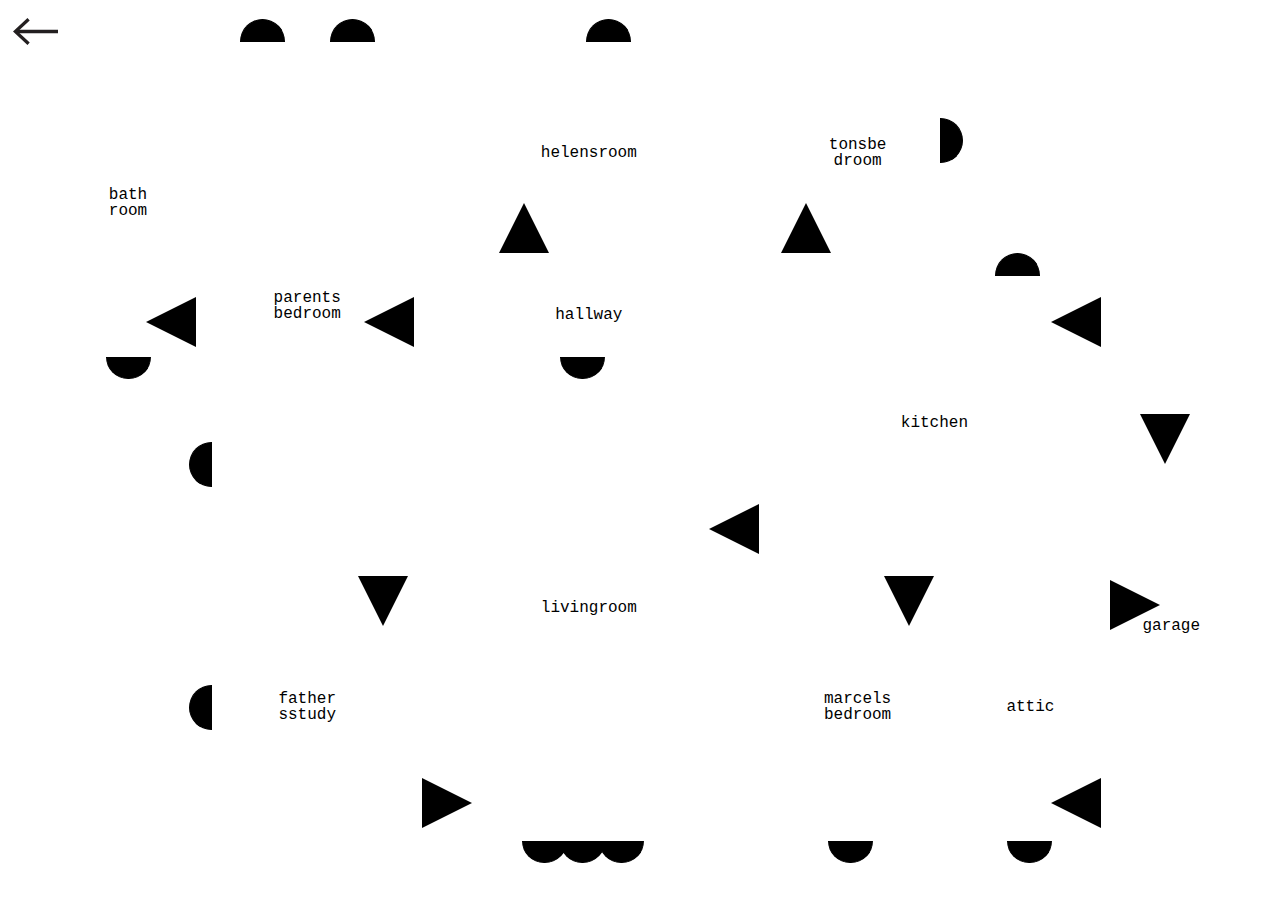
<file: room2.html>
<!DOCTYPE html>
<html lang="en">
  <head>
    <meta charset="UTF-8" />
    <meta http-equiv="X-UA-Compatible" content="IE=edge" />
    <meta
      name="viewport"
      content="width=device-width, initial-scale=1, viewport-fit=cover"
    />
    <title>eind_web3</title>
    <link rel="stylesheet" href="assets/css/reset.css" />
    <link rel="stylesheet" href="assets/css/fonts.css" />
    <link rel="stylesheet" href="assets/css/room2.css" />
    <style>
      .square {
        position: absolute;

        height: 200px;
        width: 200px;

        background-color: #ffffff;
        /* border: 3px dotted #000000; */

        overflow-y: auto;
      }
      .square::before {
        position: absolute;
        top: 50%;
        left: 50%;

        content: attr(data-title);
        text-align: center;
        text-wrap: balance;
        translate: -50% -50%;
      }
      .square .center {
        position: relative;
        /* margin: auto; */
        /* width: 60%; */
        /* border: 3px solid #73ad21; */
        padding: 10px;
        transition: opacity 0.25s;
        background: #ffffff;
        opacity: 0;
      }
      .square:hover .center {
        opacity: 1;
      }

      .square#attic {
        bottom: 7%;
        right: 14%;
        width: 11vw;
        height: 29vh;
        text-align: justify;
        word-break: break-all;
      }

      .triangle-left#attic {
        bottom: 8%;
        right: 14%;
        width: 0;
        height: 0;
      }
      .bottom#attic {
        bottom: 3%;
        right: 17%;
        border-bottom-left-radius: 90px;
        border-bottom-right-radius: 90px;
      }

      .square#bathroom {
        top: 5%;
        left: 5%;
        height: 35vh;
        width: 10vw;
        text-align: justify;
        word-break: break-all;
      }
      .triangle-left#bathroom {
        top: 33%;
        left: 11.4%;
        width: 0;
        height: 0;
      }
      .bottom#bathroom {
        top: 38.5%;
        left: 7.5%;
        border-bottom-left-radius: 90px;
        border-bottom-right-radius: 90px;
      }

      .square#livingroom {
        bottom: 7%;
        left: 33%;
        height: 51vh;
        width: 26vw;
        text-align: justify;
        word-break: break-all;
      }
      .triangle-right#livingroom1 {
        bottom: 8%;
        left: 33%;
        width: 0;
        height: 0;
      }
      .triangle-left#livingroom {
        top: 56%;
        left: 55.4%;
        width: 0;
        height: 0;
      }
      .bottom#livingroom {
        bottom: 3%;
        left: 40%;
        border-bottom-left-radius: 90px;
        border-bottom-right-radius: 90px;
      }
      .bottom#livingroom1 {
        bottom: 3%;
        left: 43%;
        border-bottom-left-radius: 90px;
        border-bottom-right-radius: 90px;
      }
      .bottom#livingroom2 {
        bottom: 3%;
        left: 46%;
        border-bottom-left-radius: 90px;
        border-bottom-right-radius: 90px;
      }
      .square#garage {
        top: 46%;
        right: 4%;
        height: 47vh;
        width: 9vw;
        text-align: justify;
        word-break: break-all;
      }
      .triangle-down#garage {
        top: 46%;
        right: 7%;
        width: 0;
        height: 0;
      }
      .triangle-right#garage1 {
        bottom: 30%;
        right: 9.4%;
        width: 0;
        height: 0;
      }

      .square#fathersstudy {
        top: 64%;
        left: 16%;
        height: 29vh;
        width: 16vw;
        text-align: justify;
        word-break: break-all;
      }
      .triangle-down#fathersstudy {
        top: 64%;
        left: 28%;
        width: 0;
        height: 0;
      }
      .left#fathersstudy {
        top: 75%;
        left: 14%;
        border-bottom-left-radius: 90px;
        border-top-left-radius: 90px;
      }

      .square#helensroom {
        top: 5%;
        left: 33%;
        width: 26vw;
        height: 24vh;
        text-align: justify;
        word-break: break-all;
      }

      .triangle-up#helensroom {
        top: 22.5%;
        left: 39%;
        width: 0;
        height: 0;
      }
      .top#helensroom {
        top: 1%;
        left: 45%;
        border-top-left-radius: 90px;
        border-top-right-radius: 90px;
      }

      .square#hallway {
        top: 30%;
        left: 33%;
        height: 10vh;
        width: 26vw;
        text-align: justify;
        word-break: break-all;
      }
      .bottom#hallway {
        top: 38.5%;
        left: 43%;
        border-bottom-left-radius: 90px;
        border-bottom-right-radius: 90px;
      }

      .square#kitchen {
        top: 31%;
        right: 14%;
        height: 32vh;
        width: 26vw;
        text-align: justify;
        word-break: break-all;
      }
      .triangle-left#kitchen {
        top: 33%;
        right: 14%;
        width: 0;
        height: 0;
      }
      .top#kitchen {
        top: 27%;
        right: 18%;
        border-top-left-radius: 90px;
        border-top-right-radius: 90px;
      }

      .square#marcelsbedroom {
        bottom: 7%;
        right: 26%;
        width: 14vw;
        height: 29vh;
        text-align: justify;
        word-break: break-all;
      }
      .triangle-down#marcelsbedroom {
        top: 64%;
        right: 27%;
        width: 0;
        height: 0;
      }
      .bottom#marcelsbedroom {
        bottom: 3%;
        right: 31%;
        border-bottom-left-radius: 90px;
        border-bottom-right-radius: 90px;
      }

      .square#parentsbedroom {
        top: 5%;
        left: 16%;
        height: 58vh;
        width: 16vw;
        text-align: justify;
        word-break: break-all;
      }
      .triangle-left#parentsbedroom {
        top: 33%;
        left: 28.4%;
        width: 0;
        height: 0;
      }
      .top#parentsbedroom {
        top: 1%;
        left: 18%;
        border-top-left-radius: 90px;
        border-top-right-radius: 90px;
      }
      .top#parentsbedroom1 {
        top: 1%;
        left: 25%;
        border-top-left-radius: 90px;
        border-top-right-radius: 90px;
      }
      .left#parentsbedroom2 {
        top: 48%;
        left: 14%;
        border-bottom-left-radius: 90px;
        border-top-left-radius: 90px;
      }
      .square#tonsbedroom {
        top: 5%;
        right: 26%;
        width: 14vw;
        height: 24vh;
        text-align: justify;
        word-break: break-all;
      }
      .triangle-up#tonsbedroom {
        top: 22.5%;
        left: 61%;
        width: 0;
        height: 0;
      }
      .right {
        top: 12%;
        right: 24%;
        border-bottom-right-radius: 90px;
        border-top-right-radius: 90px;
      }
      .triangle-up {
        width: 0;
        height: 0;
        border-left: 25px solid transparent;
        border-right: 25px solid transparent;
        border-bottom: 50px solid #000000;
        position: absolute;
        overflow-y: auto;
        z-index: 1;
      }
      .triangle-down {
        width: 0;
        height: 0;
        border-left: 25px solid transparent;
        border-right: 25px solid transparent;
        border-top: 50px solid #000000;
        position: absolute;
        overflow-y: auto;
        z-index: 1;
      }
      .triangle-right {
        width: 0;
        height: 0;
        border-top: 25px solid transparent;
        border-left: 50px solid #000000;
        border-bottom: 25px solid transparent;
        position: absolute;
        overflow-y: auto;
        z-index: 1;
      }
      .triangle-left {
        width: 0;
        height: 0;
        border-top: 25px solid transparent;
        border-right: 50px solid #000000;
        border-bottom: 25px solid transparent;
        position: absolute;
        overflow-y: auto;
        z-index: 1;
      }
      .top,
      .right,
      .bottom,
      .left {
        background-color: rgb(0, 0, 0);
        position: absolute;
        margin: 10px;
        border: 1px solid black;
        overflow-y: auto;
        z-index: 1;
      }

      .top,
      .bottom {
        height: 22.5px;
        width: 45px;
      }

      .right,
      .left {
        height: 45px;
        width: 22.5px;
      }
      .top {
        border-top-left-radius: 90px;
        border-top-right-radius: 90px;
      }
      .right {
        border-bottom-right-radius: 90px;
        border-top-right-radius: 90px;
      }
      .bottom {
        border-bottom-left-radius: 90px;
        border-bottom-right-radius: 90px;
      }
      .left {
        border-bottom-left-radius: 90px;
        border-top-left-radius: 90px;
      }
      .arrow {
        width: 45px;
        height: auto;
        position: absolute;
        top: 2%;
        left: 1%;
      }
    </style>
  </head>
  <body>
    <div id="helensroom" class="triangle-up"></div>
    <div id="tonsbedroom" class="triangle-up"></div>

    <div id="garage" class="triangle-down"></div>
    <div id="marcelsbedroom" class="triangle-down"></div>
    <div id="fathersstudy" class="triangle-down"></div>

    <div id="livingroom1" class="triangle-right"></div>
    <div id="garage1" class="triangle-right"></div>

    <div id="bathroom" class="triangle-left"></div>
    <div id="parentsbedroom" class="triangle-left"></div>
    <div id="kitchen" class="triangle-left"></div>
    <div id="livingroom" class="triangle-left"></div>
    <div id="attic" class="triangle-left"></div>

    <div id="parentsbedroom" class="top"></div>
    <div id="parentsbedroom1" class="top"></div>
    <div id="helensroom" class="top"></div>
    <div id="kitchen" class="top"></div>

    <div id="tonsbedroom" class="right"></div>

    <div id="bathroom" class="bottom"></div>
    <div id="livingroom" class="bottom"></div>
    <div id="livingroom1" class="bottom"></div>
    <div id="livingroom2" class="bottom"></div>
    <div id="marcelsbedroom" class="bottom"></div>
    <div id="attic" class="bottom"></div>
    <div id="hallway" class="bottom"></div>

    <div id="parentsbedroom2" class="left"></div>
    <div id="fathersstudy" class="left"></div>

    <script type="module" src="assets/js/index.js"></script>

    <div class="arrow">
      <p>
        <a href="index.html"><img src="images/arrow.svg" alt="arrow" /></a>
      </p>
    </div>

    <div id="attic" class="square" data-title="attic">
      <div class="center">
        <p>
          pocket light, second pocket light, flashlight, second flashlight,
          extension cord, timer plug, small lamp, cover, second cover, ice
          skates, second ice skates, third ice skates, fourth ice skates, fifth
          ice skates, sixth ice skates, seventh ice skates, eights ice skates,
          roller skates, key, framed priest picture, second framed priest
          picture, Kennedy picture framed, second Kennedy picture framed, pot,
          second pot, coffee dripper, second coffee dripper, orange plastic
          bowls, orange plastic plates, second stack of orange plastic plates,
          dirty cup, coffee cup, second coffee cup, stacked cups, fire tool, gas
          bottle, portable gas stove, metal box, plastic ice pack, second
          plastic ice pack, wooden duck toy on wheels, sun game, board game,
          chess game, card deck, second card deck, board game, second board
          game, third board game, fourth board game, fifth board game, sixth
          board game, seventh board game, monopoly game, scrabble game, eights
          board game, ninth board game, tenth board game, eleventh board game,
          twelfth board game, thirteenth board game, fourteenth board game,
          fifteenth board game, sixteenth board game, seventeenth board game,
          eighteenth board game, nineteenth board game, memory game, twentieth
          board game, twenty-first board game, twenty-second board game, second
          memory game, mini scrabble game, map game, master mind game, dice
          game, mikado, game, second game, third game, card game, second card
          game, third card game, fourth card game, developing picture
          rectangular buckets, developing picture measuring board, aquarelle
          paint box, paper cutting machine, photo tool, photo gel, photo
          developing equipment, second developing equipment, third developing
          equipment, fourth developing equipment, fifth developing equipment,
          sixth developing equipment, seventh developing equipment, eights
          developing equipment, ninth developing equipment, tenth developing
          equipment, eleventh developing equipment, twelfth developing
          equipment, thirteenth developing equipment, fourteenth developing
          equipment, fifteenth developing equipment, sixteenth developing
          equipment, seventeenth developing equipment, eighteenth developing
          equipment, photo paper, second photo paper, third photo paper, fourth
          photo paper, fifth photo paper, sixth photo paper, seventh photo
          paper, photo paper revealer, second photo paper revealer, photo
          developing powder, second photo developing powder, third photo
          developing powder, nineteenth developing equipment, metal photo clips,
          second metal photo clips, tube, photo brush, photo lens, twentieth
          developing equipment, twenty-first developing equipment, light bulb,
          second light bulb, third light bulb, lamp, twenty-second developing
          equipment
        </p>
      </div>
    </div>

    <div id="bathroom" class="square" data-title="bathroom">
      <div class="center">
        <p>
          ticket, toilet plunger, toilet brush, small bin, soap, second soap,
          third soap, fourth soap, fifth soap, sixth soap, seventh soap,
          sunscreen, moisturiser, clay mask, foundation makeup, shower product,
          second shower product, third shower product, fourth shower product,
          fifth shower product, sixth shower product, seventh shower product,
          eights shower products, ninth shower product, tenth shower product,
          eleventh shower product, twelfth shower product, hand cream, foot
          cream, deodorant stick, shower hat, makeup powder, second makeup
          powder, perfume bottle, second perfume bottle, third perfume bottle,
          fourth perfume bottle, lipstick, second lipstick, third lipstick,
          fourth lipstick, fifth lipstick, sixth lipstick, cream box, cream,
          second cream, third cream, vaseline, balm in round container,
          agré-gola pills in box, plaster, plaster tape, disinfectant,
          medication, second medication, third medication, medical thermometer,
          second medical thermometer, third medical thermometer, fourth medical
          thermometer, pills in box, small metal straps, pin, bandage pack,
          second bandage pack, third bandage pack, fourth bandage pack, bandage
          cloth, second bandage cloth, bandage tape, second bandage tape, third
          bandage tape, fourth bandage tape, bandage fabric, second bandage
          fabric, bandage cotton, small mirror, hand holding mirror, second hand
          holding mirror, third hold handing mirror, tweezers, second tweezers,
          nail brush, nail scissors, second pair of nail scissors, third pair of
          nail scissors, fourth pair of nail scissors, nail file, second nail
          file, third nail file, fourth nail file, fifth nail, file, sixth nail
          file, seventh nail file, hair brush, second hair brush, third hair
          brush, fourth hair brush, comb, second comb, third comb, fourth comb,
          fifth comb, four hair brushes, bag of hair combs, hair clips, second
          bunch of hair clips, third bunch of hair clips, curler, three big hair
          clips, bunch of hair curlers, second bunch of hair curlers, third
          bunch of hair curlers, fourth bunch of hair curlers, bathrobe, hair
          dryer, shaving brush, second shaving brush, shaver, second shaver,
          third shaver, shaver box, toothpaste, two toothbrushes, toothbrush,
          head of toothbrush, two heads of toothbrush, toothpick, electric
          toothbrush, rotten tooth, scissors, baby powder box, cleaning brush,
          ultra white cleaning product, small rock
        </p>
      </div>
    </div>
    <div id="livingroom" class="square" data-title="livingroom">
      <div class="center">
        <p>
          clock, flat clock, portable radio, second portable radio, sony sound
          system, record player, mini record player, remote control, second
          remote control, third record player, cd player, telephone, elly’s
          party guide, address book, note pad, second note pad, fan paper
          organiser, stapler, second stapler, tape, scissors, pens in jar, tiny
          pencils, pen, second pen, third pen, sward, second sward,
          encyclopaedia, lamp, second lamp, third lamp, candle holder, second
          candle holder, third candle holder, fourth candle holder, fifth candle
          holder, sixth candle holder, seventh candle holder, candle holder
          pair, second candle holder pair, candle, second candle, third candle,
          fourth candle, fifth candle, sixth candle, seventh candle, glass
          candle holder, second candle holder, marble candle holder, marble
          candle plate, big candle holder, wall candle holder, plant in pot,
          second plant in pot, third plant in pot, fourth plant in pot, fifth
          plant in pot, small wood table, small wood chair, plant pot, vase with
          lid, vase, second vase, third vase, jug vase, second jug vase, ceramic
          plant pot, ceramic tea heater pot, ceramic sugar pot, metal vase,
          bucket, pot with handle, fourth vase, wall bowl, asian bowl, mini
          vase, porcelain circular box, second porcelain circular box, pillow,
          second pillow, third pillow, big round mirror with gold frame,
          sunglasses, second pair of sunglasses, third pair of sunglasses,
          reading glasses, second pair of reading glasses, third pair of reading
          glasses, fourth pair of reading glasses, fifth pair of reading
          glasses, sixth pair of reading glasses, wallet, key, asian art in
          glass box, asian art, dried pumpkin, fake fruit, second fake fruit,
          fake grape, second fake grape, fake pear, second fake pear, third fake
          pear, fake apple, second fake apple, fake avocado, mini porcelain
          vase, mini porcelain basket, second mini porcelain vase, mini clogs,
          mini basket, mini porcelain watering can, small porcelain box, second
          small porcelain box, third small porcelain box, fourth small porcelain
          box, fifth small porcelain box, mini porcelain tea can, porcelain
          figurine, second porcelain figurine, third porcelain figurine, fourth
          porcelain figurine, fifth porcelain figurine, sixth porcelain
          figurine, seventh porcelain figurine, eights porcelain figurine, angel
          with guitar, jesus with cross, baby head, lizard sculpture, spinning
          wheel, occidental dancer sculpture, monkey sculpture, bird sculpture,
          four different weights, singular weight, second singular weight, small
          bell, small owl, small wall candle holder, mini bowl, mini bucket,
          mini fire pot, mini jug, mini tea pot, second mini tea pot, mini pan,
          mini bowl with chain, mini iron, mini things, metal bowl with handles,
          metal bell, metal jug, metal thing, mini metal couple, metal emblem,
          metal drinking jug, second metal drinking jug, third metal drinking
          jug, fake rose in glass bowl, bell, decorative plate, second
          decorative plate, third decorative plate, third decorative plate,
          fourth decorative plate, fifth decorative plate, sixth decorative
          plate, seventh decorative plate, eights decorative plate, ninth
          decorative plate, tenth decorative plate, eleventh decorative plate,
          twelfth decorative plate, thirteenth decorative plate, fourteenth
          decorative plate, fifteenth decorative plate, sixteenth decorative
          plate, seventeenth decorative plate, framed square flower painting,
          framed note, framed stitchings, framed picture of woman, second framed
          picture of woman, third framed picture of woman, framed picture of man
          and woman, second framed picture of man and woman, framed family
          portrait, framed family picture, second framed family picture, third
          framed family picture, fourth framed family picture, fifth framed
          family picture, sixth framed family picture, seventh framed family
          picture, eights framed family picture, candy glass jar, second candy
          glass jar, third candy glass jar, ladle, cake slicer, plant scissor,
          knife, hole maker, butter knife, second butter knife, four big knives,
          two butter knives, five bread knives, meat fork, second meat fork,
          third meat fork, three spoons, small spoons, spoons in porcelain jar,
          spoon, second spoon, third spoon, fourth spoon, fifth spoon, sixth
          spoon, seventh spoon, eights spoon, decorative small spoons, bunch of
          small spoons, spoons in box, forks in box, forks and spoons in box,
          knife forks in box, second spoons in box, nut cracker tool, beer
          opener, second beer opener, ceramic oven recipient, metal tray, second
          metal tray, metal bowl, metal plate, second metal plate, third metal
          tray, fourth metal tray, wooden bowl, second wooden bowl, third wood
          bowl, wood plate, wooden bowl with small wooden bowls inside and
          spoon, metal bowl with small metal plates inside, coffee grinder, cake
          server, second cake server, porcelain plate with handle, cutlery in
          jar, forks in jar, cake plate shelf, porcelain flower bowl, second
          porcelain flower bowl, plate, second plate, third plate, stack of
          plates, bowl, second bowl, second stack of plates, third stack of
          plates, fourth stack of plates, fifth stack of plates, sixth stack of
          plates, seventh stack of plates, eights stack of plates, ninth stack
          of plates, tenth stack of plates, eleventh stack of plates, twelfth
          stack of plates, fourth plate, fifth plate, sixth plate, seventh
          plate, two rectangular plates, eights plate, ninth plate, metal fruit
          bowl, metal flower bowl, second metal fruit bowl, metal and glass
          bowl, glass container, metal leaf bowl, metal bucket with lid,
          porcelain plate with lid, porcelain sugar pt, porcelain milk jug,
          porcelain tea pot, porcelain soup set, second porcelain soup set, cup,
          second cup third cup, fourth cup, fifth cup, sixth cup, seventh cup,
          eights cup, ninth cup, tenth cup, eleventh cup, twelfth cup,
          thirteenth cup, fourteenth cup, fifteenth cup, sixteenth cup,
          seventeenth cup, eighteenth cup, twentieth cup, twenty-first cup,
          twenty-second cup, twenty-third cup, twenty-fourth cup, twenty-fifth
          cup, twenty-sixth cup, twenty-seventh cup, twenty-eights cup,
          twenty-ninth cup, thirties cup, thirty-first cup, thirty-second cup,
          thirty-third cup, thirty-fourth cup, thirty-fifth cup, thirty-sixth
          cup, thirty-seventh cup, thirty-eights cup, thirty-ninth cup, fortieth
          cup, forty-first cup, forty-second cup, two porcelain soup bowls,
          three porcelain tea cups, two porcelain tea cups, four porcelain tea
          cups, tea set, porcelain flower tea pot, metal tea pot, porcelain salt
          and pepper set, oriental spoons and bowls, crystal carafe, second
          crystal carafe, crystal salt and pepper set, glass table set, second
          glass table set, crystal jar, second crystal jar, crystal sugar jar
          with spoon, three crystal glasses, two glasses, six glasses, four
          glasses, five stem crystal glasses, six stem crystal glasses, two stem
          glasses, two glasses, glass, second glass, ashtray, second ashtray,
          third ashtray, fourth ashtray, fifth ashtray, sixth ashtray, seventh
          ashtray, stack of small glass plates, crystal glass, second crystal
          glass, third crystal glass, fourth crystal glass, fifth crystal glass,
          sixth crystal glass, seventh crystal glass, eights crystal glass,
          ninth crystal glass, napkin holder, second napkin holder, third napkin
          holder, napkin ring, second napkin ring, third napkin ring, fourth
          napkin ring, fifth napkin ring, sixth napkin ring, seventh napkin
          ring, eights napkin ring, coasters, three coasters, coaster, box of
          coasters, lighter, second lighter, third lighter, fourth lighter,
          fifth lighter, cigarette box, ashtray, second ashtray, third ashtray,
          fourth ashtray, fifth ashtray, cigar box, second cigar box, third
          cigar box, fourth cigar box, fifth cigar box, sixth cigar box, seventh
          cigar box, eights cigar box, cookie box, second cookie box, third
          cookie box, fourth cookie box, metal box, second metal box, third
          metal box, fourth metal box, fifth metal box, sixth metal box, seventh
          metal box, eights metal box, ninth metal box, tenth metal box,
          eleventh metal box, tea box, second tea box, third tea box, cleaning
          shovel with brush, metal rack with feet, green watering can, measuring
          band, tiny house, second tiny house, third tiny house, fourth tiny
          house, fifth tiny house, sixth tiny house, seventh tiny house, eights
          tiny house, ninth tiny house, case, three cases, vinyl, second vinyl,
          third vinyl, fourth vinyl, fifth vinyl, sixth vinyl, seventh vinyl,
          eights vinyl, ninth vinyl, tenth vinyl, eleventh vinyl, twelfth vinyl,
          thirteenth vinyl, fourteenth vinyl, fifteenth vinyl, sixteenth vinyl,
          seventeenth vinyl, eighteenth vinyl, nineteenth vinyl, twentieth
          vinyl, twenty-first vinyl, twenty-second vinyl, twenty-third vinyl,
          twenty-fourth vinyl, twenty-fifth vinyl, twenty-sixth vinyl,
          twenty-seventh vinyl, twenty-eights vinyl, twenty-ninth vinyl,
          thirtieth vinyl, thirty-first vinyl, thirty-second vinyl, thirty-third
          vinyl, thirty-fourth vinyl, thirty-fifth vinyl, thirty-sixth vinyl,
          thirty-seventh vinyl, thirty-eights vinyl, thirty-ninth vinyl,
          fortieth vinyl, forty-second vinyl, forty-third vinyl, forty-fourth
          vinyl, forty-fifth vinyl, forty-sixth vinyl
        </p>
      </div>
    </div>

    <!-- </div>
    <div id="fathersstudy" class="square" data-title="fathersstudy">
      <div class="center">
        <p>
          alarm clock, thermometer, quartz alarm, sort of recorder, remote control, front desk book, second front desk book, three front desk books, four calendars, party guide, second party guide, third party guide, passport looking booklet, document booklet, farmer’s loan bank document, address book, small books containing business cards, notebook, second notebook, alphabetised papers, bunch of papers, third notebook, folder, second folder, third folder, fourth folder, fifth folder, sixth folder, seventh folder, eights folder, bunch of folders, second bunch of folders, ninth folder, photo album, second photo album, third photo album, fourth photo album, fifth photo album, sixth photo album, seventh photo album, eights photo album, ninth photo album, tenth photo album, eleventh photo album, twelves photo album, thirteenth photo album, fourteenth photo album, fifteenth photo album, sixteenth photo album, seventeenth photo album, eighteenth photo album, nineteenth photo album, tenth folder, eleventh folder, twelves folder, thirteenth folder, fourteenth folder, fifteenth folder, sixteenth folder, seventeenth folder, eighteenth folder, nineteenth folder, twentieth folder, book, second book, scrapbook,  third book, fourth book, fifth book, sixth book, seventh book, national sport album, second sport album, third sport album, small book, philips razor manual, electricity safety manual, camera manual, first aid manual, alarm manual, notepad, bunch of paper sheets, second bunch of paper sheets, third bunch of paper sheets, stapler, second stapler, tape, hole puncher, bunch of desk essentials in blue container, pen container, atlanta writing cards, system cards, bunch of metal folder holders, second bunch of metal folder holders, liquid glue, staple box, button box, pencil, second pencil, two transparent triangle rulers, plastic ruler, pen, black fine liner, second pen, syringe pen, sward, second sward, calculator, franco laurenti pen set, container, bunch of postcards, christmas card box, administration document, second administration document, third administration document, fourth administration document, fifth administration document, ticket, written note, new rates note, second ticket, third ticket, bank card, second bank card, third bank card, fourth bank card, paper with text, bill, second bill, bank letter, written pages, book with written letters, cardboard box with handwritten note on top, bunch of old books, second bunch of old books, dutch caste foundation books, dictionary, etymological dictionary, second etymological dictionary, third etymological dictionary, random book, joke pocket book, language treasure book, second language treasure book, third language treasure book, fourth language treasure book, kids book, book on flowers, second book on flowers, third book on flowers, fourth book on flowers, fifth book on flowers, sixth book on flowers, book on billiard, second book on billiard, third book on billiard, book, second book, third book, fourth book, book on Willem Alexander and Maxima, magazine, second magazine, booklet, fifth book, sixth book, seventh book, eights book, ninth book, tenth book, eleventh book, twelfth book, thirteenth book, fourteenth book, fifteenth book, sixteenth book, seventeenth book, eighteenth book, nineteenth book, twentieth book, twenty first book, twenty second book, twenty third book, twenty fourth book, twenty fifth book, twenty sixth book, twenty seventh book, twenty eights book, twenty ninth book, thirtieth book, thirty-first book, thirty-second book, thirty-third book, thirty-fourth book, thirty-fifth book, thirty-sixth book, thirty-seventh book, thirty-eights book, thirty-ninth book, fortieth book, forty-first book, forty-second book, forty-third book, forty-fourth book, forty-fifth book, forty-sixth book, forty-seventh book, forty-eights book, forty-ninth book, fiftieth book, fifty-first book, fifty-second book, fifty-third book, fifty-fourth book, fifty-fifth book, fifty-sixth book, fifty-seventh book, small lamp, flashlight, plug, two candles, glass candle recipient, comb, sun glasses, reading glasses, second pair of reading glasses, third pair of reading glasses, fourth pair of reading glasses, fifth pair of reading glasses, wallet, second wallet, keychain, whistle blower, second keychain, key, pair of keys, second pair of keys, bunch of keys, second bunch of keys, name tag, Beatrix tile, asian frame with birds, painted portrait woman, painted portrait man, picture framed man, picture of man, bunch of portrait photos small, two kids picture framed, second two kids picture framed, picture of group of people framed, second picture of group of people framed, chopsticks, pair of coasters, ashtray with coins inside, second ashtray, cigar box, small box, second small box, box, second box, third box, fourth box, fifth box, bin, swiss knife, pocket knife, ball, second ball, third ball, billiard cue chalk, trophy, second trophy, third trophy, fourth trophy, fifth trophy, sixth trophy, seventh trophy, eights trophy, ninth trophy, medal, second medal, card game set, game bag with dices, portable telescope, binoculars, camera, second camera, camera bag, second camera bag, box of negative film, second box of negative film, rolled up film, camera flash, magnifying glass
        </p>
      </div>
    </div> -->

    <div id="garage" class="square" data-title="garage">
      <div class="center">
        <p>
          random package, plug, extension cord, plant pot, second plant pot,
          third plant pot, fourth plant pot, fifth plant pot, sixth plant pot,
          seventh plant pot, eights plant pot, dirty cloth, clogs, rubber boots,
          second pair of rubber boots, plastic shopping bag, keys, empty bottle,
          chocolate box, circular box, second circular box, third circular box,
          fourth circular box, big box, pillow hitter, small brush, dirty
          sponge, cleaning product, bucket, second bucket, screw, second screw,
          third screw, fourth screw, fifth screw, sixth screw, seventh screw,
          eights screw, ninth screw, tenth screw, eleventh screw, twelfth screw,
          thirteenth screw, fourteenth screw, fifteenth screw, sixteenth screw,
          seventeenth screw, eighteenth screw, screw box, second screw box,
          third screw box, fourth screw box, fifth screw box, sixth screw box,
          screwdriver, second screwdriver, third screwdriver, pliers, second
          pair of pliers, wrenches, hammer, second hammer, third hammer, fourth
          hammer, hand saw, second hand saw, third hand saw, fourth hand saw,
          measuring tool, second measuring tool, axe, drill, wood tool,
          gardening tool, second gardening tool, third gardening tool, broom,
          shovel, gardening fork, garden watering tube, rake, blue tool
          organiser, wood block, metal wheel carrier, second metal wheel
          carrier, licence plate, car tools, tire spanner, box-end wrench, car
          thing, second car thing, third car thing, car cord, cord, fourth car
          thing, work clothes, second work clothes, car paper, second car paper,
          third car paper, fourth car paper, fifth car paper, sixth car paper,
          seventh car paper, bow, second box, window car scraper, second window
          car scraper, light with cord, second light with cord, box for light
          bulb, second box for light bulb, bike repair small box, bike oil, bike
          vaseline, dynamo, bike pump, towel, cloth, hockey stick, second hockey
          stick, third hockey stick, football
        </p>
      </div>
    </div>

    <div id="helensroom" class="square" data-title="helensroom">
      <div class="center">
        <p>
          portable clock, children’s book, second children’s book, third
          children’s book, fourth children’s book, fifth children’s book, sixth
          children’s book, seventh children’s book, eights children’s book,
          ninth children’s book, tenth children’s book, eleventh children’s
          book, twelfth children’s book, thirteenth children’s book, fourteenth
          children’s book, fifteenth children’s book, sixteenth children’s book,
          seventeenth children’s book, eighteenth children’s book, nineteenth
          children’s book, twentieth children’s book, twenty-first children’s
          book, twenty-second children’s book, twenty-third children’s book,
          twenty-fourth children’s book, twenty-fifth children’s book,
          twenty-sixth children’s book, twenty-seventh children’s book,
          twenty-eights children’s book, twenty-ninth children’s book, thirtieth
          children’s book, thirty-first children’s book, thirty-second
          children’s book, thirty-third children’s book, thirty-fourth
          children’s book, thirty-fifth children’s book, decorative table cloth,
          second decorative table cloth, long rain jacket, small ceramic angel
          figurine, tea set, three dollhouse trees, doll, second doll, third
          doll, fourth doll, fifth doll, sixth doll, seventh doll, bunny toy,
          elephant toy
        </p>
      </div>
    </div>

    <div id="hallway" class="square" data-title="hallway">
      <div class="center">
        <p>
          wall clock, wall clock with thermometer, bunch of little things,
          ticket, small lamp, second small lamp, light bulb box, second light
          bulb box, third light bulb box, fourth light bulb box, fifth light
          bulb box, light bulb, plug, extension cord, second extension cord,
          third extension cor, fourth extension cord, timer plug, marble candle
          holders, glass candle holders, vase, second vase, pot, second pot,
          third pot, flower pot, second flower pot, third flower pot, fourth
          flower pot, fifth flower pot, sixth flower pot, seventh flower pot,
          eights flower pot, ninth flower pot, tenth flower pot, eleventh flower
          pot, twelfth flower pot, third vase, fourth vase, fifth vase, bowl of
          flowers, metal container, two towels, scale, toilet paper on stick,
          toilet brush, mirror, plate, hair brush, comb, fur scarf, cloves,
          second pair of gloves, third pair of gloves, scarf, second scarf,
          third scarf, hat, second hat, sunglasses, second pair of sunglasses,
          shoe slider, shoe brush, second shoe brush, third shoe, fourth shoe
          brush, fifth shoe brush, shoe brush box, wallet, second wallet, third
          wallet, fourth wallet, office bag, fifth wallet, umbrella, second
          umbrella, third umbrella, fourth umbrella, fifth umbrella, sixth
          umbrella, umbrella bucket, key chain, key cleaner, key, keys, name
          plate, frame bird tile, brush, vacuum cleaner brush, second vacuum
          cleaner brush, third vacuum cleaner brush, bike cord, metal water
          bottle, second metal water bottle, tennis racket in pouch, tennis
          ball, second tennis ball, hockey ball, three badminton ball, jar with
          marbles
        </p>
      </div>
    </div>

    <div id="kitchen" class="square" data-title="kitchen">
      <div class="center">
        <p>
          cooking guide, second cooking guide, pin box, ticket, cooking book,
          book, second book, plug, second plug, third plug, fourth plug, fifth
          plug, pile of towels, second pile of towels, third pile of towels,
          fourth pile of towels, dirty cloth, second dirty cloth, third dirty
          cloth, basket of dirty towels, textile wipe, role of toilet paper,
          soap bottle, soap, second soap bottle, hand brush, laces, tangled
          laces, shoe helper, shoe cream, second shoe cream, third shoe cream,
          fourth shoe cream, fifth shoe cream, sixth shoe cream, seventh shoe
          cream, eights shoe cream, ninth shoe cream, tenth shoe cream, eleventh
          shoe cream, twelfth shoe cream, thirteenth shoe cream, keys, second
          pair of keys, third pair of keys, fourth pair of keys, portable spice
          shelf, second portable spice shelf, pan, second pan, third pan, fourth
          pan, fifth pan, casserole, second casserole, third casserole, fourth
          casserole, fifth casserole, sixth casserole, seventh casserole, wooden
          spoon, second wooden spoon, mesh skimmer, ladle, spatula, second
          spatula, carving fork, spoon, second spoon, salad forks, ice cream
          scooper, two scissors, knife and knife sharpener, kitchen rolling
          tool, small knife, fruit knife, butter knives, forks, second bunch of
          forks, bunch of spoons, second bunch of spoons, bunch of spoons and
          forks, metal cutlery holders, can opener, second can opener, third can
          opener, bottle opener, second bottle opener, third bottle opener,
          cheese slicer, mini grater, peeler, second peeler, corkscrew, lemon
          squeezer, second lemon squeezer, egg slicer, second egg slicer,
          grater, garlic press, second garlic press, strainer, second strainer,
          third strainer, colander, oven dish, bread basket, metal tray, second
          metal tray, third metal tray, fourth metal tray, flower metal tray,
          round wood cutting board, wood cutting board, second wood cutting
          board, coffee jug, tea jug, measuring cup, water jug, second water
          jug, hand mixer, whisk, second hand mixer, metal tea pot, second tea
          pot, third tea pot, coffee measuring spoon, metal coffee dripper,
          metal milk-frothing jug, second metal milk-frothing jug, metal sugar
          container, second metal sugar container, stacked orange bowls, second
          stack of multicolour bowls, stacked plastic cups, porcelain plates,
          bowl, second bowl, stack of plates, flower bowl with handle, second
          flower bowl with handle, third flower bowl with handle, two stacked
          bowls with handle, stacked bowls and plates, metal bowl, second metal
          bowl, third metal bowl, metal sauce jug, tea cup, second tea cup,
          third tea cup, crystal bowl, second crystal bowl, third crystal bowl,
          glass bowl, second glass bowl, stacked glass bowls second stacked
          glass bowls, yellow bowl, three glasses, second three glasses, two
          glasses, second two glasses, five glasses, six glasses, two glass tea
          cups, four glass tea cups, three glasses with fruit drawing, three
          wine glasses, second three wine glasses, six wine glasses, third three
          wine glasses, fourth three wine glasses, stacked champagne glasses,
          wine glass, sonnema stem glass, glass, second glass, third glass,
          fourth glass, fifth glass, sixth glass, seventh glass, eights glass,
          ninth glass, tenth glass, eleventh glass, twelfth glass, thirteenth
          glass, fourteenth glass, fifteenth glass, sixteenth glass, seventeenth
          glass, crystal plater, coasters, metal pot holder with legs, match
          box, lighter, second lighter, ashtray, second ashtray, third ashtray,
          fourth ashtray, cookie box, second cookie box, rope, bowl of yarn,
          bunch of ropes, small metal clamps, laundry clamps, laundry basket,
          second laundry basket, metal dustpan and brush, second metal dustpan
          and brush, cleaning brush, second cleaning brush, third cleaning
          brush, fourth cleaning brush, fifth cleaning brush, sixth cleaning
          brush, seventh cleaning brush, eights cleaning brush, dust brush,
          plastic bucket with sponge and cloths, used sponge, second used
          sponge, third used sponge, cleaning bucket with cloth, cleaning
          plastic rectangular bucket, window wiper, dish brush, fly swatter,
          second fly swatter, cleaning product, second cleaning product, third
          cleaning product, fourth cleaning product, fifth cleaning product,
          sixth cleaning product, cleaning product basket holder, aluminium
          foil, trash bin bags, pocket knife, second pocket knife, screwdriver,
          second screwdriver, pliers, second pliers, third pliers, monkey
          wrench, double sided wrench, hammer, handsaw, triangle paint scraper,
          sanding tool, paint brush, gardening fork, pruners, second pruners,
          third pruners, fourth pruners, simson glue, metal bike tool, bicycle
          oil
        </p>
      </div>
    </div>

    <div id="marcelsbedroom" class="square" data-title="marcelsbedroom">
      <div class="center">
        <p>
          clock, radio, second radio, stapler, colour pencils, second box of
          colour pencils, children’s book, second children’s book, third
          children’s book, fourth children’s book, fifth children’s book, sixth
          children’s book, seventh children’s book, eights children’s book,
          ninth children’s book, tenth children’s book, eleventh children’s
          book, twelfth children’s book, thirteenth children’s book, fourteenth
          children’s book, fifteenth children’s book, sixteenth children’s book,
          seventeenth children’s book, eighteenth children’s book, nineteenth
          children’s book, twentieth children’s book, twenty-first children’s
          book, twenty-second children’s book, twenty-third children’s book,
          twenty-fourth children’s book, twenty-fifth children’s book,
          twenty-sixth children’s book, twenty-seventh children’s book,
          twenty-eights children’s book, twenty-ninth children’s book, thirtieth
          children’s book, thirty-first children’s book, thirty-second
          children’s book, thirty-third children’s book, thirty-fourth
          children’s book, thirty-fifth children’s book, thirty-sixth children’s
          book, thirty-seventh children’s book, thirty-eights children’s book,
          thirty-ninth children’s book, forty-first children’s book,
          forty-second children’s book, forty-third children’s book,
          forty-fourth children’s book, desk lamp, hat, reading glasses, second
          pair of reading glasses, key, keys, wrench, train toy, second train
          toy, second train toy, third train toy, fourth train toy, fifth train
          toy, truck toy, second truck toy, children’s blocks, smurf toy, second
          smurf toy, two soldier toys, little figurine, second figurine, third
          figurine, fourth figurine, fifth figurine, sixth figurine, seventh
          figurine, eights figurine, ninth figurine, tenth figurine, horse toy,
          second horse toy, third horse toy, fourth horse toy, fifth horse toy,
          sheep toy, second sheep toy, third sheep toy, bear toy, second bear
          toy, cow toy, second cow toy, bunch of horse raising toys, bunch of
          soldier toys, farm animal toy, second farm animal toy, third farm
          animal toy, fourth farm animal toy, fifth farm animal toy, sixth farm
          animal toy, seventh farm animal toy, eights farm animal toy, ninth
          farm animal toy, toy plants, toy trees, wooden game, whistle, second
          whistle, toy, guitar, harmonica, second harmonica, third harmonica
        </p>
      </div>
    </div>

    <div id="parentsbedroom" class="square" data-title="parentsbedroom">
      <div class="center">
        <p>
          alarm clock, second alarm clock, third alarm clock, wooden wall clock,
          principal clock, phone, receipt, plug, small wooden table, vase,
          second vase, broken vase, floral table set, second floral table set,
          third floral table set, fourth floral table set, fifth floral table
          set, sixth floral table set, seventh floral table set, eighth floral
          table set, ninth table set, tenth table set, eleventh table set,
          twelfth table set, table set pair, second table set pair, third table
          set pair, bed cover, second bed cover, third bed cover, carpet, second
          carpet, bunch of face towels, bunch of white towels, bunch of yellow
          towels, bunch of colourful towels, bunch of other towels, floral
          yellow towel, green towel, bunch of hand towels, second bunch of hand
          towels, set of fruity kitchen gloves, bunch of towels, second bunch of
          towels, third bunch of towels, fourth bunch of towels, feeding towel
          baby, second feeding towel baby, sort of floral cover, second sort of
          floral cover, sort of cover, third sort floral cover, second sort of
          cover, third sort of cover, fourth sort of cover, fifth sort of cover,
          sixth sort of cover, seventh sort of cover, bunch of white covers,
          second bunch of white covers, third bunch of white covers, bed cover
          set, second bed cover set, third bed cover set, bunch of bed covers,
          fourth bed cover set, fifth bed cover set, sixth bed cover set, soap,
          kemt product, makeup powder with mirror, empty chanel number five eau
          de toilette, perfume, empty perfume, set with hair brush, comb, nail
          brush, toiletry set in bag, second toiletry set in bag, third toiletry
          set in bag, razor set, retainer, second retainer, fake teeth, trench
          coat, second trench coat, third trench coat, fourth trench coat, suit,
          second suit, third suit, fourth suit, fifth suit, sixth suit, jacket,
          second jacket, fur coat, fifth trench coat, bunch of hangers, second
          bunch of hangers, leather gloves, second pair of leather gloves,
          scarf, bunch of scarves, headband, pants, second pants with belt,
          second pants with belt, third pants with belt, fourth pants with belt,
          fifth pants with belt, sixth pants with belt, seventh pants with belt,
          eights pants with belt, ninth pants with belt, tenth pants with belt,
          eleventh pants with belt, twelves pants with belt, thirteenth pants
          with belt, fourteenth pants with belt, fifteenth pants with belt,
          sixteenth pants with belt, seventeenth pants with belt, eighteenth
          pants with belt, pullover, second pullover, third pullover, fourth
          pullover, fifth pullover, eights pullover, ninth pullover, tenth
          pullover, bunch of white shirts, second bunch of white shirts, bunch
          of white underwear, second bunch of underwear, bunch of striped
          shirts, bunch of striped t-shirts, bunch of t-shirts, sunglasses,
          reading glasses, tie, second tie, third tie, fourth tie, fifth tie,
          sixth tie, seventh tie, eights tie, seventh tie, eights tie, ninth
          tie, tenth tie, eleventh tie, twelves tie, thirteenth tie, fourteenth
          tie, fifteenth tie, sixteenth tie, seventeenth tie, eighteenth tie,
          ninetieth tie, twentieth tie, twenty-first tie, twenty-second tie,
          twenty-third tie, twenty-fourth tie, twenty-fifth tie, twenty-sixth
          tie, twenty-seventh tie, twenty-eights tie, twenty-ninth tie,
          thirtieth tie, thirty-second tie, thirty-third tie, thirty-fourth tie,
          thirty-fifth tie, heels, loafers, shoes, second pair of shoes, third
          pair of shoes, slippers, shoe shaper, second shoe shaper, third shoe
          shaper, fourth shoe shaper, fifth shaper, sixth shoe shaper, seventh
          shoe shaper, pair of shoe brushes, belt, second belt, third belt,
          fourth belt, fifth belt, sixth belt, seventh belt, eights belt, tenth
          belt, eleventh belt, twelves belt, thirteenth belt, fourteenth belt,
          fifteenth belt, sixteenth belt, handbag, second handbag, third
          handbag, fourth handbag, fifth handbag, sixth handbag, seventh
          handbag, eights handbag, ninth handbag, tenth handbag, eleventh
          handbag, wallet, second wallet, third wallet, key, porcelain wall
          hanger, second porcelain wall hanger, porcelain cat figurine, second
          porcelain cat figurine, porcelain duck figurine, man with owl ceramic
          book holder, ceramic half naked woman on lounge chair, plate with
          floral decor, plate with bird decor, second plate with bird decor,
          third plate with bird decor, framed flower painting, beer opener,
          ceramic milk recipient, recatnglular ceramic casserole, ceramic bowl,
          cigar box, ring box, small bow, second small box, third small box,
          small brush, second small brush, third small brush, plastic bin, three
          needles, needle set, second pair of three needles, circular box
          containing needles, needle set pouch, tiny hole puncher for fabric,
          some sewing tool, knitting needles with container
        </p>
      </div>
    </div>

    <div id="tonsbedroom" class="square" data-title="tonsbedroom">
      <div class="center">
        <p>
          alarm clock, watch, second watch, third watch, fourth watch, radio,
          second radio, small speaker, microphone, car papers, second car
          papers, folder, notebook, second notebook, third notebook, fourth
          notebook, fifth notebook, sixth notebook, seventh notebook, eights
          notebook, ninth notebook, instruction booklet, second instruction
          booklet, stapler, tape, hole pusher, plastic pen container, wall pins,
          eraser, second eraser, pen sharpener, second pen sharpener, compass,
          triangle ruler, ink bottle, second ink bottle, third ink bottle, metal
          pen tips in box, drawing ink, lettering set, pen kit, pencil box,
          pencils, coloured pencils in bag, crayons, fountain pen box, marker,
          paint box, drawing box, pen, second pen, third pen, fourth pen, fifth
          pen, sixth pen, seventh pen, eights pen, ninth pen, ink cartridge,
          calculator, fountain pen box, ticket, second ticket, third ticket,
          fourth ticket, fifth ticket, sixth ticket, seventh ticket, two
          dictionaries, dutch history books, two books, children’s book, second
          children’s book, third children’s book, fourth children’s book, fifth
          children’s book, sixth children’s book, seventh children’s book,
          eights children’s book, ninth children’s book, tenth children’s book,
          eleventh children’s book, twelfth children’s book, thirteenth
          children’s book, fourteenth children’s book, fifteenth children’s
          book, sixteenth children’s book, seventeenth children’s book,
          eighteenth children’s book, nineteenth children’s book, twentieth
          children’s book, twenty-first children’s book, twenty-second
          children’s book, twenty-third children’s book, twenty-fourth
          children’s book, twenty-fifth children’s book, twenty-sixth children’s
          book, twenty-seventh children’s book, twenty-eights children’s book,
          twenty-ninth children’s book, thirtieth children’s book, thirty-first
          children’s book, thirty-second children’s book, thirty-third
          children’s book, thirty-fourth children’s book, thirty-fifth
          children’s book, thirty-sixth children’s book, thirty-seventh
          children’s book, thirty-eights children’s book, thirty-ninth
          children’s book, fortieth children’s book, forty-first children’s
          book, forty-second children’s book, forty-third children’s book,
          forty-fourth children’s book, forty-fifth children’s book, forty-sixth
          children’s book, forty-seventh children’s book, forty-eights
          children’s book, forty-ninth children’s book, fiftieth children’s
          book, fifty-second children’s book, fifty-third children’s book,
          fifty-fourth children’s book, fifty-fifth children’s book, fifty-sixth
          children’s book, fifty-seventh children’s book, fifty-eights
          children’s book, fifty-ninth children’s book, sixtieth children’s
          book, sixty-first children’s book, sixty-second children’s book,
          sixty-third children’s book, desk lamp, pocket light, second pocket
          light, oil lamp, oil candle, vase, soap, comb, razor, tooth, hat,
          second hat, reading glasses, wood feet, bag, wallet, second wallet,
          third wallet, whistle, cow key chain, empty bottle, second empty
          bottle, name tag, house number fifty-six, religious painting framed,
          abstract art tile, dutch lion tile, angel illustration framed,
          religious art framed, coffee grinder, ashtray, second ashtray, box,
          second box, third box, fourth box, fifth box, sixth box, metal box,
          pocket knife, second pocket knife, third pocket knife, fourth pocket
          knife, fifth pocket knife, two saws, four wood carving tools, three
          pliers, tool box, hockey flag, high school flag, medal, pin, second
          pin, third pin, car toy, second car toy, third car toy, fourth car
          toy, fifth car toy, sixth car toy, seventh car toy, eights car toy,
          ninth car toy, tenth car toy, eleventh car toy, twelfth car toy,
          thirteenth car toy, fourteenth car toy, fifteenth car toy, sixteenth
          car toy, seventeenth car toy, eighteenth car toy, nineteenth car toy,
          twentieth car toy, twenty-first car toy, twenty-second car toy,
          twenty-third car toy, motor cyclist toy, plane toy, second plane toy,
          third plane toy, fourth plane toy, car garage toy, miniature house,
          second miniature house, third miniature house, fourth miniature house,
          fifth miniature house, sixth miniature house, seventh miniature house,
          eights miniature house, ninth miniature house, tenth miniature house,
          eleventh miniature house, twelfth miniature house, thirteenth
          miniature house, fourteenth miniature house, fifteenth miniature
          house, sixteenth miniature house, seventeenth miniature house,
          eighteenth miniature house, nineteenth miniature house, twentieth
          miniature house, twenty-first miniature house, train toy, second train
          toy, third train toy, fourth train toy, train tracks toy, second train
          tracks toy, third train tracks toy, fourth train tracks toy, toy
          bridge, second toy bridge, toy blocks, piggy bank, money box, football
          book, electric game, small game, second triangular game, toy gun,
          kaleidoscope, small piece, scrabble game, cassette, second cassette,
          third cassette, fourth cassette, fifth cassettes, sixth cassette,
          seventh cassette, vinyl, shark teeth, sea snail shells, second sea
          snail shells, bullet, second bullet, two bullets, four bullets, shell,
          second shell, third shell, fourth shell, rock, second rock, third
          rock, box of rocks, fishing sticks, second fishing sticks, third
          fishing sticks, fishing rod, second fishing rod, fishing hook, second
          fishing hook, third fishing hook, fishing box, fourth fishing hook,
          fifth fishing hook, fishing balloon, second fishing balloon, third
          fishing balloon, binoculars, camera, second camera, third camera,
          magnifying glass, second magnifying glass, third magnifying glass,
          developing powder, film roll, two unused film roll, camera batteries,
          microscope
        </p>
      </div>
    </div>

    <div id="fathersstudy" class="square" data-title="fathersstudy">
      <div class="center">
        <p>
          alarm clock, thermometer, quartz alarm, sort of recorder, remote
          control, front desk book, second front desk book, three front desk
          books, four calendars, party guide, second party guide, third party
          guide, passport looking booklet, document booklet, farmer’s loan bank
          document, address book, small books containing business cards,
          notebook, second notebook, alphabetised papers, bunch of papers, third
          notebook, folder, second folder, third folder, fourth folder, fifth
          folder, sixth folder, seventh folder, eights folder, bunch of folders,
          second bunch of folders, ninth folder, photo album, second photo
          album, third photo album, fourth photo album, fifth photo album, sixth
          photo album, seventh photo album, eights photo album, ninth photo
          album, tenth photo album, eleventh photo album, twelves photo album,
          thirteenth photo album, fourteenth photo album, fifteenth photo album,
          sixteenth photo album, seventeenth photo album, eighteenth photo
          album, nineteenth photo album, tenth folder, eleventh folder, twelves
          folder, thirteenth folder, fourteenth folder, fifteenth folder,
          sixteenth folder, seventeenth folder, eighteenth folder, nineteenth
          folder, twentieth folder, book, second book, scrapbook, third book,
          fourth book, fifth book, sixth book, seventh book, national sport
          album, second sport album, third sport album, small book, philips
          razor manual, electricity safety manual, camera manual, first aid
          manual, alarm manual, notepad, bunch of paper sheets, second bunch of
          paper sheets, third bunch of paper sheets, stapler, second stapler,
          tape, hole puncher, bunch of desk essentials in blue container, pen
          container, atlanta writing cards, system cards, bunch of metal folder
          holders, second bunch of metal folder holders, liquid glue, staple
          box, button box, pencil, second pencil, two transparent triangle
          rulers, plastic ruler, pen, black fine liner, second pen, syringe pen,
          sward, second sward, calculator, franco laurenti pen set, container,
          bunch of postcards, christmas card box, administration document,
          second administration document, third administration document, fourth
          administration document, fifth administration document, ticket,
          written note, new rates note, second ticket, third ticket, bank card,
          second bank card, third bank card, fourth bank card, paper with text,
          bill, second bill, bank letter, written pages, book with written
          letters, cardboard box with handwritten note on top, bunch of old
          books, second bunch of old books, dutch caste foundation books,
          dictionary, etymological dictionary, second etymological dictionary,
          third etymological dictionary, random book, joke pocket book, language
          treasure book, second language treasure book, third language treasure
          book, fourth language treasure book, kids book, book on flowers,
          second book on flowers, third book on flowers, fourth book on flowers,
          fifth book on flowers, sixth book on flowers, book on billiard, second
          book on billiard, third book on billiard, book, second book, third
          book, fourth book, book on Willem Alexander and Maxima, magazine,
          second magazine, booklet, fifth book, sixth book, seventh book, eights
          book, ninth book, tenth book, eleventh book, twelfth book, thirteenth
          book, fourteenth book, fifteenth book, sixteenth book, seventeenth
          book, eighteenth book, nineteenth book, twentieth book, twenty first
          book, twenty second book, twenty third book, twenty fourth book,
          twenty fifth book, twenty sixth book, twenty seventh book, twenty
          eights book, twenty ninth book, thirtieth book, thirty-first book,
          thirty-second book, thirty-third book, thirty-fourth book,
          thirty-fifth book, thirty-sixth book, thirty-seventh book,
          thirty-eights book, thirty-ninth book, fortieth book, forty-first
          book, forty-second book, forty-third book, forty-fourth book,
          forty-fifth book, forty-sixth book, forty-seventh book, forty-eights
          book, forty-ninth book, fiftieth book, fifty-first book, fifty-second
          book, fifty-third book, fifty-fourth book, fifty-fifth book,
          fifty-sixth book, fifty-seventh book, small lamp, flashlight, plug,
          two candles, glass candle recipient, comb, sun glasses, reading
          glasses, second pair of reading glasses, third pair of reading
          glasses, fourth pair of reading glasses, fifth pair of reading
          glasses, wallet, second wallet, keychain, whistle blower, second
          keychain, key, pair of keys, second pair of keys, bunch of keys,
          second bunch of keys, name tag, Beatrix tile, asian frame with birds,
          painted portrait woman, painted portrait man, picture framed man,
          picture of man, bunch of portrait photos small, two kids picture
          framed, second two kids picture framed, picture of group of people
          framed, second picture of group of people framed, chopsticks, pair of
          coasters, ashtray with coins inside, second ashtray, cigar box, small
          box, second small box, box, second box, third box, fourth box, fifth
          box, bin, swiss knife, pocket knife, ball, second ball, third ball,
          billiard cue chalk, trophy, second trophy, third trophy, fourth
          trophy, fifth trophy, sixth trophy, seventh trophy, eights trophy,
          ninth trophy, medal, second medal, card game set, game bag with dices,
          portable telescope, binoculars, camera, second camera, camera bag,
          second camera bag, box of negative film, second box of negative film,
          rolled up film, camera flash, magnifying glass
        </p>
      </div>
    </div>
  </body>
</html>
</file>
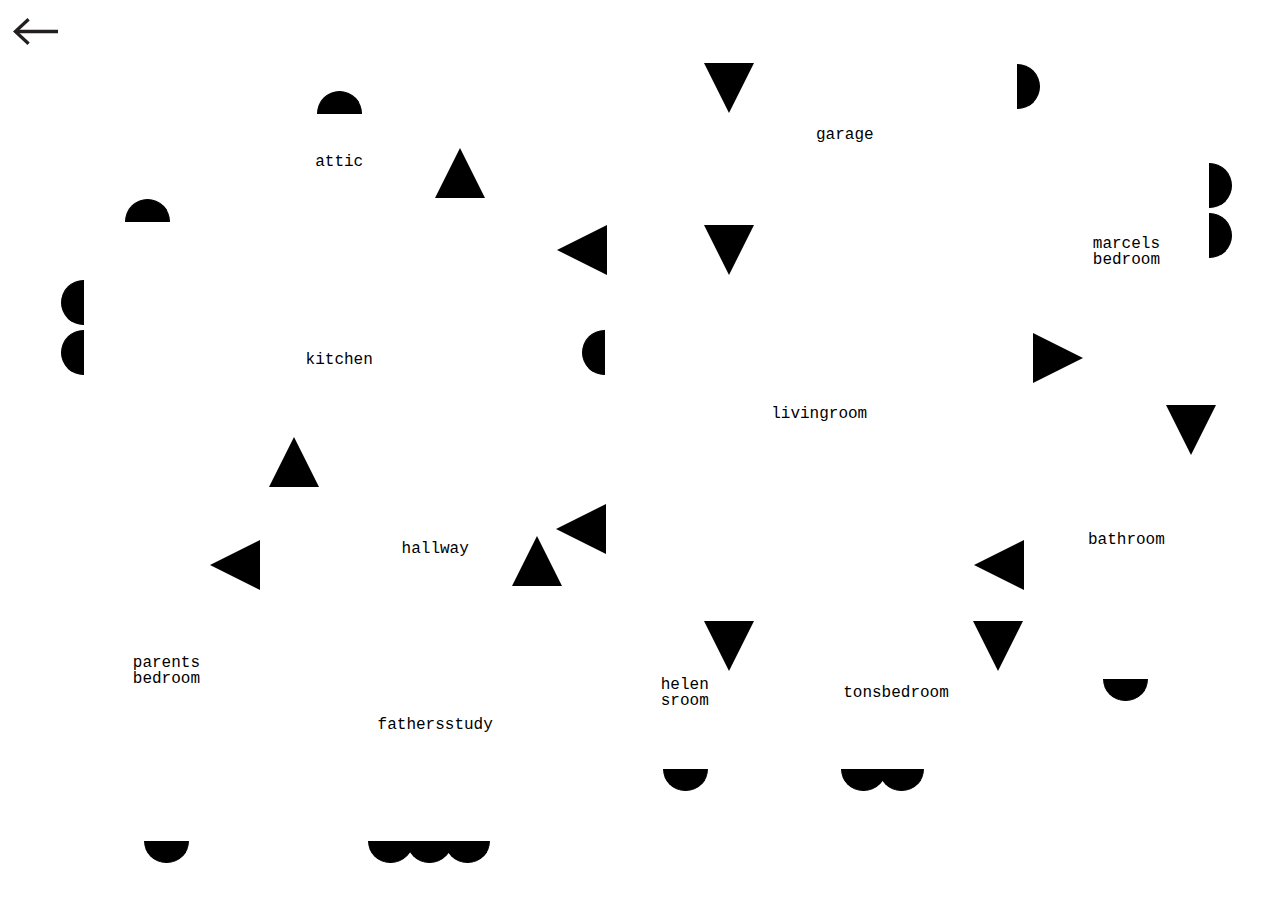
<file: room3.html>
<!DOCTYPE html>
<html lang="en">
  <head>
    <meta charset="UTF-8" />
    <meta http-equiv="X-UA-Compatible" content="IE=edge" />
    <meta
      name="viewport"
      content="width=device-width, initial-scale=1, viewport-fit=cover"
    />
    <title>eind_web4</title>
    <link rel="stylesheet" href="assets/css/reset.css" />
    <link rel="stylesheet" href="assets/css/fonts.css" />
    <link rel="stylesheet" href="assets/css/room3.css" />
    <style>
      .square {
        position: absolute;

        height: 200px;
        width: 200px;

        background-color: #ffffff;
        /* border: 3px dotted #000000; */

        overflow-y: auto;
      }
      .square::before {
        position: absolute;
        top: 50%;
        left: 50%;

        content: attr(data-title);
        text-align: center;
        text-wrap: balance;
        translate: -50% -50%;
      }
      .square .center {
        position: relative;
        /* margin: auto; */
        /* width: 60%; */
        /* border: 3px solid #73ad21; */
        padding: 10px;
        transition: opacity 0.25s;
        background: #ffffff;
        opacity: 0;
      }
      .square:hover .center {
        opacity: 1;
      }

      .square#attic {
        top: 13%;
        left: 15%;
        height: 10vh;
        width: 23vw;
        text-align: justify;
        word-break: break-all;
      }
      .triangle-up#attic {
        top: 16.4%;
        left: 34%;
        width: 0;
        height: 0;
      }
      .top#attic {
        top: 9%;
        left: 24%;
        border-top-left-radius: 90px;
        border-top-right-radius: 90px;
      }
      .square#kitchen {
        top: 25%;
        left: 6%;
        height: 30vh;
        width: 41vw;
        text-align: justify;
        word-break: break-all;
      }
      .triangle-up#kitchen {
        top: 48.5%;
        left: 21%;
        width: 0;
        height: 0;
      }
      .triangle-left#kitchen {
        top: 25%;
        left: 43.5%;
        width: 0;
        height: 0;
      }
      .top#kitchen {
        top: 21%;
        left: 9%;
        border-top-left-radius: 90px;
        border-top-right-radius: 90px;
      }
      .left#kitchen1 {
        top: 30%;
        left: 4%;
        border-bottom-left-radius: 90px;
        border-top-left-radius: 90px;
      }
      .left#kitchen2 {
        top: 35.5%;
        left: 4%;
        border-bottom-left-radius: 90px;
        border-top-left-radius: 90px;
      }
      .square#hallway {
        top: 56%;
        left: 21%;
        height: 10vh;
        width: 26vw;
        text-align: justify;
        word-break: break-all;
      }
      .triangle-up#hallway {
        top: 59.5%;
        left: 40%;
        width: 0;
        height: 0;
      }
      .triangle-left#hallway {
        top: 56%;
        left: 43.4%;
        width: 0;
        height: 0;
      }

      .square#fathersstudy {
        bottom: 7%;
        left: 21%;
        height: 25vh;
        width: 26vw;
        text-align: justify;
        word-break: break-all;
      }
      .bottom#fathersstudy {
        bottom: 3%;
        left: 28%;
        border-bottom-left-radius: 90px;
        border-bottom-right-radius: 90px;
      }
      .bottom#fathersstudy1 {
        bottom: 3%;
        left: 31%;
        border-bottom-left-radius: 90px;
        border-bottom-right-radius: 90px;
      }
      .bottom#fathersstudy2 {
        bottom: 3%;
        left: 34%;
        border-bottom-left-radius: 90px;
        border-bottom-right-radius: 90px;
      }
      .square#parentsbedroom {
        bottom: 7%;
        left: 6%;
        height: 37vh;
        width: 14vw;
        text-align: justify;
        word-break: break-all;
      }
      .triangle-left#parentsbedroom {
        top: 60%;
        left: 16.4%;
        width: 0;
        height: 0;
      }
      .bottom#parentsbedroom {
        bottom: 3%;
        left: 10.5%;
        border-bottom-left-radius: 90px;
        border-bottom-right-radius: 90px;
      }

      .square#tonsbedroom {
        bottom: 15%;
        right: 20%;
        width: 20vw;
        height: 16vh;
        text-align: justify;
        word-break: break-all;
      }
      .triangle-down#tonsbedroom {
        top: 69%;
        left: 76%;
        width: 0;
        height: 0;
      }
      .bottom#tonsbedroom {
        bottom: 11%;
        right: 30%;
        border-bottom-left-radius: 90px;
        border-bottom-right-radius: 90px;
      }
      .bottom#tonsbedroom1 {
        bottom: 11%;
        right: 27%;
        border-bottom-left-radius: 90px;
        border-bottom-right-radius: 90px;
      }

      .square#helensroom {
        bottom: 15%;
        left: 48%;
        width: 11vw;
        height: 16vh;
        text-align: justify;
        word-break: break-all;
      }
      .triangle-down#helensroom {
        top: 69%;
        left: 55%;
        width: 0;
        height: 0;
      }
      .bottom#helensroom {
        bottom: 11%;
        left: 51%;
        border-bottom-left-radius: 90px;
        border-bottom-right-radius: 90px;
      }
      .square#garage {
        top: 7%;
        right: 20%;
        height: 16vh;
        width: 28vw;
        text-align: justify;
        word-break: break-all;
      }
      .triangle-down#garage {
        top: 7%;
        left: 55%;
        width: 0;
        height: 0;
      }
      .right#garage {
        top: 6%;
        right: 18%;
        border-bottom-right-radius: 90px;
        border-top-right-radius: 90px;
      }

      .square#livingroom {
        top: 25%;
        left: 48%;
        height: 42vh;
        width: 32vw;
        text-align: justify;
        word-break: break-all;
      }
      .triangle-down#livingroom {
        top: 25%;
        left: 55%;
        width: 0;
        height: 0;
      }
      .triangle-left#livingroom {
        top: 60%;
        right: 20%;
        width: 0;
        height: 0;
      }
      .left#livingroom {
        top: 35.5%;
        left: 44.7%;
        border-bottom-left-radius: 90px;
        border-top-left-radius: 90px;
      }

      .square#marcelsbedroom {
        top: 12%;
        right: 5%;
        height: 32vh;
        width: 14vw;
        text-align: justify;
        word-break: break-all;
      }
      .triangle-right#marcelsbedroom {
        top: 37%;
        right: 15.4%;
        width: 0;
        height: 0;
      }
      .right#marcelsbedroom {
        top: 17%;
        right: 3%;
        border-bottom-right-radius: 90px;
        border-top-right-radius: 90px;
      }

      .right#marcelsbedroom1 {
        top: 22.5%;
        right: 3%;
        border-bottom-right-radius: 90px;
        border-top-right-radius: 90px;
      }

      .square#bathroom {
        bottom: 25%;
        right: 5%;
        height: 30vh;
        width: 14vw;
        text-align: justify;
        word-break: break-all;
      }
      .triangle-down#bathroom {
        top: 45%;
        right: 5%;
        width: 0;
        height: 0;
      }
      .bottom#bathroom {
        bottom: 21%;
        right: 9.5%;
        border-bottom-left-radius: 90px;
        border-bottom-right-radius: 90px;
      }

      .triangle-up {
        width: 0;
        height: 0;
        border-left: 25px solid transparent;
        border-right: 25px solid transparent;
        border-bottom: 50px solid #000000;
        position: absolute;
        overflow-y: auto;
        z-index: 1;
      }
      .triangle-down {
        width: 0;
        height: 0;
        border-left: 25px solid transparent;
        border-right: 25px solid transparent;
        border-top: 50px solid #000000;
        position: absolute;
        overflow-y: auto;
        z-index: 1;
      }
      .triangle-right {
        width: 0;
        height: 0;
        border-top: 25px solid transparent;
        border-left: 50px solid #000000;
        border-bottom: 25px solid transparent;
        position: absolute;
        overflow-y: auto;
        z-index: 1;
      }
      .triangle-left {
        width: 0;
        height: 0;
        border-top: 25px solid transparent;
        border-right: 50px solid #000000;
        border-bottom: 25px solid transparent;
        position: absolute;
        overflow-y: auto;
        z-index: 1;
      }

      .top,
      .right,
      .bottom,
      .left {
        background-color: rgb(0, 0, 0);
        position: absolute;
        margin: 10px;
        border: 1px solid black;
        overflow-y: auto;
        z-index: 1;
      }

      .top,
      .bottom {
        height: 22.5px;
        width: 45px;
      }

      .right,
      .left {
        height: 45px;
        width: 22.5px;
      }
      .top {
        border-top-left-radius: 90px;
        border-top-right-radius: 90px;
      }
      .right {
        border-bottom-right-radius: 90px;
        border-top-right-radius: 90px;
      }
      .bottom {
        border-bottom-left-radius: 90px;
        border-bottom-right-radius: 90px;
      }
      .left {
        border-bottom-left-radius: 90px;
        border-top-left-radius: 90px;
      }
      .arrow {
        width: 45px;
        height: auto;
        position: absolute;
        top: 2%;
        left: 1%;
      }
    </style>
  </head>
  <body>
    <div id="attic" class="triangle-up"></div>
    <div id="kitchen" class="triangle-up"></div>
    <div id="hallway" class="triangle-up"></div>

    <div id="garage" class="triangle-down"></div>
    <div id="livingroom" class="triangle-down"></div>
    <div id="helensroom" class="triangle-down"></div>
    <div id="tonsbedroom" class="triangle-down"></div>
    <div id="bathroom" class="triangle-down"></div>

    <div id="marcelsbedroom" class="triangle-right"></div>

    <div id="hallway" class="triangle-left"></div>
    <div id="parentsbedroom" class="triangle-left"></div>
    <div id="kitchen" class="triangle-left"></div>
    <div id="livingroom" class="triangle-left"></div>

    <div id="attic" class="top"></div>
    <div id="kitchen" class="top"></div>

    <div id="marcelsbedroom" class="right"></div>
    <div id="marcelsbedroom1" class="right"></div>
    <div id="garage" class="right"></div>

    <div id="parentsbedroom" class="bottom"></div>
    <div id="fathersstudy" class="bottom"></div>
    <div id="fathersstudy1" class="bottom"></div>
    <div id="fathersstudy2" class="bottom"></div>
    <div id="helensroom" class="bottom"></div>
    <div id="tonsbedroom" class="bottom"></div>
    <div id="tonsbedroom1" class="bottom"></div>
    <div id="bathroom" class="bottom"></div>

    <div id="kitchen1" class="left"></div>
    <div id="kitchen2" class="left"></div>
    <div id="livingroom" class="left"></div>

    <script type="module" src="assets/js/index.js"></script>

    <div class="arrow">
      <p>
        <a href="index.html"><img src="images/arrow.svg" alt="arrow" /></a>
      </p>
    </div>

    <div id="attic" class="square" data-title="attic">
      <div class="center">
        <p>
          pocket light, second pocket light, flashlight, second flashlight,
          extension cord, timer plug, small lamp, cover, second cover, ice
          skates, second ice skates, third ice skates, fourth ice skates, fifth
          ice skates, sixth ice skates, seventh ice skates, eights ice skates,
          roller skates, key, framed priest picture, second framed priest
          picture, Kennedy picture framed, second Kennedy picture framed, pot,
          second pot, coffee dripper, second coffee dripper, orange plastic
          bowls, orange plastic plates, second stack of orange plastic plates,
          dirty cup, coffee cup, second coffee cup, stacked cups, fire tool, gas
          bottle, portable gas stove, metal box, plastic ice pack, second
          plastic ice pack, wooden duck toy on wheels, sun game, board game,
          chess game, card deck, second card deck, board game, second board
          game, third board game, fourth board game, fifth board game, sixth
          board game, seventh board game, monopoly game, scrabble game, eights
          board game, ninth board game, tenth board game, eleventh board game,
          twelfth board game, thirteenth board game, fourteenth board game,
          fifteenth board game, sixteenth board game, seventeenth board game,
          eighteenth board game, nineteenth board game, memory game, twentieth
          board game, twenty-first board game, twenty-second board game, second
          memory game, mini scrabble game, map game, master mind game, dice
          game, mikado, game, second game, third game, card game, second card
          game, third card game, fourth card game, developing picture
          rectangular buckets, developing picture measuring board, aquarelle
          paint box, paper cutting machine, photo tool, photo gel, photo
          developing equipment, second developing equipment, third developing
          equipment, fourth developing equipment, fifth developing equipment,
          sixth developing equipment, seventh developing equipment, eights
          developing equipment, ninth developing equipment, tenth developing
          equipment, eleventh developing equipment, twelfth developing
          equipment, thirteenth developing equipment, fourteenth developing
          equipment, fifteenth developing equipment, sixteenth developing
          equipment, seventeenth developing equipment, eighteenth developing
          equipment, photo paper, second photo paper, third photo paper, fourth
          photo paper, fifth photo paper, sixth photo paper, seventh photo
          paper, photo paper revealer, second photo paper revealer, photo
          developing powder, second photo developing powder, third photo
          developing powder, nineteenth developing equipment, metal photo clips,
          second metal photo clips, tube, photo brush, photo lens, twentieth
          developing equipment, twenty-first developing equipment, light bulb,
          second light bulb, third light bulb, lamp, twenty-second developing
          equipment
        </p>
      </div>
    </div>

    <div id="bathroom" class="square" data-title="bathroom">
      <div class="center">
        <p>
          ticket, toilet plunger, toilet brush, small bin, soap, second soap,
          third soap, fourth soap, fifth soap, sixth soap, seventh soap,
          sunscreen, moisturiser, clay mask, foundation makeup, shower product,
          second shower product, third shower product, fourth shower product,
          fifth shower product, sixth shower product, seventh shower product,
          eights shower products, ninth shower product, tenth shower product,
          eleventh shower product, twelfth shower product, hand cream, foot
          cream, deodorant stick, shower hat, makeup powder, second makeup
          powder, perfume bottle, second perfume bottle, third perfume bottle,
          fourth perfume bottle, lipstick, second lipstick, third lipstick,
          fourth lipstick, fifth lipstick, sixth lipstick, cream box, cream,
          second cream, third cream, vaseline, balm in round container,
          agré-gola pills in box, plaster, plaster tape, disinfectant,
          medication, second medication, third medication, medical thermometer,
          second medical thermometer, third medical thermometer, fourth medical
          thermometer, pills in box, small metal straps, pin, bandage pack,
          second bandage pack, third bandage pack, fourth bandage pack, bandage
          cloth, second bandage cloth, bandage tape, second bandage tape, third
          bandage tape, fourth bandage tape, bandage fabric, second bandage
          fabric, bandage cotton, small mirror, hand holding mirror, second hand
          holding mirror, third hold handing mirror, tweezers, second tweezers,
          nail brush, nail scissors, second pair of nail scissors, third pair of
          nail scissors, fourth pair of nail scissors, nail file, second nail
          file, third nail file, fourth nail file, fifth nail, file, sixth nail
          file, seventh nail file, hair brush, second hair brush, third hair
          brush, fourth hair brush, comb, second comb, third comb, fourth comb,
          fifth comb, four hair brushes, bag of hair combs, hair clips, second
          bunch of hair clips, third bunch of hair clips, curler, three big hair
          clips, bunch of hair curlers, second bunch of hair curlers, third
          bunch of hair curlers, fourth bunch of hair curlers, bathrobe, hair
          dryer, shaving brush, second shaving brush, shaver, second shaver,
          third shaver, shaver box, toothpaste, two toothbrushes, toothbrush,
          head of toothbrush, two heads of toothbrush, toothpick, electric
          toothbrush, rotten tooth, scissors, baby powder box, cleaning brush,
          ultra white cleaning product, small rock
        </p>
      </div>
    </div>
    <div id="livingroom" class="square" data-title="livingroom">
      <div class="center">
        <p>
          clock, flat clock, portable radio, second portable radio, sony sound
          system, record player, mini record player, remote control, second
          remote control, third record player, cd player, telephone, elly’s
          party guide, address book, note pad, second note pad, fan paper
          organiser, stapler, second stapler, tape, scissors, pens in jar, tiny
          pencils, pen, second pen, third pen, sward, second sward,
          encyclopaedia, lamp, second lamp, third lamp, candle holder, second
          candle holder, third candle holder, fourth candle holder, fifth candle
          holder, sixth candle holder, seventh candle holder, candle holder
          pair, second candle holder pair, candle, second candle, third candle,
          fourth candle, fifth candle, sixth candle, seventh candle, glass
          candle holder, second candle holder, marble candle holder, marble
          candle plate, big candle holder, wall candle holder, plant in pot,
          second plant in pot, third plant in pot, fourth plant in pot, fifth
          plant in pot, small wood table, small wood chair, plant pot, vase with
          lid, vase, second vase, third vase, jug vase, second jug vase, ceramic
          plant pot, ceramic tea heater pot, ceramic sugar pot, metal vase,
          bucket, pot with handle, fourth vase, wall bowl, asian bowl, mini
          vase, porcelain circular box, second porcelain circular box, pillow,
          second pillow, third pillow, big round mirror with gold frame,
          sunglasses, second pair of sunglasses, third pair of sunglasses,
          reading glasses, second pair of reading glasses, third pair of reading
          glasses, fourth pair of reading glasses, fifth pair of reading
          glasses, sixth pair of reading glasses, wallet, key, asian art in
          glass box, asian art, dried pumpkin, fake fruit, second fake fruit,
          fake grape, second fake grape, fake pear, second fake pear, third fake
          pear, fake apple, second fake apple, fake avocado, mini porcelain
          vase, mini porcelain basket, second mini porcelain vase, mini clogs,
          mini basket, mini porcelain watering can, small porcelain box, second
          small porcelain box, third small porcelain box, fourth small porcelain
          box, fifth small porcelain box, mini porcelain tea can, porcelain
          figurine, second porcelain figurine, third porcelain figurine, fourth
          porcelain figurine, fifth porcelain figurine, sixth porcelain
          figurine, seventh porcelain figurine, eights porcelain figurine, angel
          with guitar, jesus with cross, baby head, lizard sculpture, spinning
          wheel, occidental dancer sculpture, monkey sculpture, bird sculpture,
          four different weights, singular weight, second singular weight, small
          bell, small owl, small wall candle holder, mini bowl, mini bucket,
          mini fire pot, mini jug, mini tea pot, second mini tea pot, mini pan,
          mini bowl with chain, mini iron, mini things, metal bowl with handles,
          metal bell, metal jug, metal thing, mini metal couple, metal emblem,
          metal drinking jug, second metal drinking jug, third metal drinking
          jug, fake rose in glass bowl, bell, decorative plate, second
          decorative plate, third decorative plate, third decorative plate,
          fourth decorative plate, fifth decorative plate, sixth decorative
          plate, seventh decorative plate, eights decorative plate, ninth
          decorative plate, tenth decorative plate, eleventh decorative plate,
          twelfth decorative plate, thirteenth decorative plate, fourteenth
          decorative plate, fifteenth decorative plate, sixteenth decorative
          plate, seventeenth decorative plate, framed square flower painting,
          framed note, framed stitchings, framed picture of woman, second framed
          picture of woman, third framed picture of woman, framed picture of man
          and woman, second framed picture of man and woman, framed family
          portrait, framed family picture, second framed family picture, third
          framed family picture, fourth framed family picture, fifth framed
          family picture, sixth framed family picture, seventh framed family
          picture, eights framed family picture, candy glass jar, second candy
          glass jar, third candy glass jar, ladle, cake slicer, plant scissor,
          knife, hole maker, butter knife, second butter knife, four big knives,
          two butter knives, five bread knives, meat fork, second meat fork,
          third meat fork, three spoons, small spoons, spoons in porcelain jar,
          spoon, second spoon, third spoon, fourth spoon, fifth spoon, sixth
          spoon, seventh spoon, eights spoon, decorative small spoons, bunch of
          small spoons, spoons in box, forks in box, forks and spoons in box,
          knife forks in box, second spoons in box, nut cracker tool, beer
          opener, second beer opener, ceramic oven recipient, metal tray, second
          metal tray, metal bowl, metal plate, second metal plate, third metal
          tray, fourth metal tray, wooden bowl, second wooden bowl, third wood
          bowl, wood plate, wooden bowl with small wooden bowls inside and
          spoon, metal bowl with small metal plates inside, coffee grinder, cake
          server, second cake server, porcelain plate with handle, cutlery in
          jar, forks in jar, cake plate shelf, porcelain flower bowl, second
          porcelain flower bowl, plate, second plate, third plate, stack of
          plates, bowl, second bowl, second stack of plates, third stack of
          plates, fourth stack of plates, fifth stack of plates, sixth stack of
          plates, seventh stack of plates, eights stack of plates, ninth stack
          of plates, tenth stack of plates, eleventh stack of plates, twelfth
          stack of plates, fourth plate, fifth plate, sixth plate, seventh
          plate, two rectangular plates, eights plate, ninth plate, metal fruit
          bowl, metal flower bowl, second metal fruit bowl, metal and glass
          bowl, glass container, metal leaf bowl, metal bucket with lid,
          porcelain plate with lid, porcelain sugar pt, porcelain milk jug,
          porcelain tea pot, porcelain soup set, second porcelain soup set, cup,
          second cup third cup, fourth cup, fifth cup, sixth cup, seventh cup,
          eights cup, ninth cup, tenth cup, eleventh cup, twelfth cup,
          thirteenth cup, fourteenth cup, fifteenth cup, sixteenth cup,
          seventeenth cup, eighteenth cup, twentieth cup, twenty-first cup,
          twenty-second cup, twenty-third cup, twenty-fourth cup, twenty-fifth
          cup, twenty-sixth cup, twenty-seventh cup, twenty-eights cup,
          twenty-ninth cup, thirties cup, thirty-first cup, thirty-second cup,
          thirty-third cup, thirty-fourth cup, thirty-fifth cup, thirty-sixth
          cup, thirty-seventh cup, thirty-eights cup, thirty-ninth cup, fortieth
          cup, forty-first cup, forty-second cup, two porcelain soup bowls,
          three porcelain tea cups, two porcelain tea cups, four porcelain tea
          cups, tea set, porcelain flower tea pot, metal tea pot, porcelain salt
          and pepper set, oriental spoons and bowls, crystal carafe, second
          crystal carafe, crystal salt and pepper set, glass table set, second
          glass table set, crystal jar, second crystal jar, crystal sugar jar
          with spoon, three crystal glasses, two glasses, six glasses, four
          glasses, five stem crystal glasses, six stem crystal glasses, two stem
          glasses, two glasses, glass, second glass, ashtray, second ashtray,
          third ashtray, fourth ashtray, fifth ashtray, sixth ashtray, seventh
          ashtray, stack of small glass plates, crystal glass, second crystal
          glass, third crystal glass, fourth crystal glass, fifth crystal glass,
          sixth crystal glass, seventh crystal glass, eights crystal glass,
          ninth crystal glass, napkin holder, second napkin holder, third napkin
          holder, napkin ring, second napkin ring, third napkin ring, fourth
          napkin ring, fifth napkin ring, sixth napkin ring, seventh napkin
          ring, eights napkin ring, coasters, three coasters, coaster, box of
          coasters, lighter, second lighter, third lighter, fourth lighter,
          fifth lighter, cigarette box, ashtray, second ashtray, third ashtray,
          fourth ashtray, fifth ashtray, cigar box, second cigar box, third
          cigar box, fourth cigar box, fifth cigar box, sixth cigar box, seventh
          cigar box, eights cigar box, cookie box, second cookie box, third
          cookie box, fourth cookie box, metal box, second metal box, third
          metal box, fourth metal box, fifth metal box, sixth metal box, seventh
          metal box, eights metal box, ninth metal box, tenth metal box,
          eleventh metal box, tea box, second tea box, third tea box, cleaning
          shovel with brush, metal rack with feet, green watering can, measuring
          band, tiny house, second tiny house, third tiny house, fourth tiny
          house, fifth tiny house, sixth tiny house, seventh tiny house, eights
          tiny house, ninth tiny house, case, three cases, vinyl, second vinyl,
          third vinyl, fourth vinyl, fifth vinyl, sixth vinyl, seventh vinyl,
          eights vinyl, ninth vinyl, tenth vinyl, eleventh vinyl, twelfth vinyl,
          thirteenth vinyl, fourteenth vinyl, fifteenth vinyl, sixteenth vinyl,
          seventeenth vinyl, eighteenth vinyl, nineteenth vinyl, twentieth
          vinyl, twenty-first vinyl, twenty-second vinyl, twenty-third vinyl,
          twenty-fourth vinyl, twenty-fifth vinyl, twenty-sixth vinyl,
          twenty-seventh vinyl, twenty-eights vinyl, twenty-ninth vinyl,
          thirtieth vinyl, thirty-first vinyl, thirty-second vinyl, thirty-third
          vinyl, thirty-fourth vinyl, thirty-fifth vinyl, thirty-sixth vinyl,
          thirty-seventh vinyl, thirty-eights vinyl, thirty-ninth vinyl,
          fortieth vinyl, forty-second vinyl, forty-third vinyl, forty-fourth
          vinyl, forty-fifth vinyl, forty-sixth vinyl
        </p>
      </div>
    </div>

    <!-- </div>
    <div id="fathersstudy" class="square" data-title="fathersstudy">
      <div class="center">
        <p>
          alarm clock, thermometer, quartz alarm, sort of recorder, remote control, front desk book, second front desk book, three front desk books, four calendars, party guide, second party guide, third party guide, passport looking booklet, document booklet, farmer’s loan bank document, address book, small books containing business cards, notebook, second notebook, alphabetised papers, bunch of papers, third notebook, folder, second folder, third folder, fourth folder, fifth folder, sixth folder, seventh folder, eights folder, bunch of folders, second bunch of folders, ninth folder, photo album, second photo album, third photo album, fourth photo album, fifth photo album, sixth photo album, seventh photo album, eights photo album, ninth photo album, tenth photo album, eleventh photo album, twelves photo album, thirteenth photo album, fourteenth photo album, fifteenth photo album, sixteenth photo album, seventeenth photo album, eighteenth photo album, nineteenth photo album, tenth folder, eleventh folder, twelves folder, thirteenth folder, fourteenth folder, fifteenth folder, sixteenth folder, seventeenth folder, eighteenth folder, nineteenth folder, twentieth folder, book, second book, scrapbook,  third book, fourth book, fifth book, sixth book, seventh book, national sport album, second sport album, third sport album, small book, philips razor manual, electricity safety manual, camera manual, first aid manual, alarm manual, notepad, bunch of paper sheets, second bunch of paper sheets, third bunch of paper sheets, stapler, second stapler, tape, hole puncher, bunch of desk essentials in blue container, pen container, atlanta writing cards, system cards, bunch of metal folder holders, second bunch of metal folder holders, liquid glue, staple box, button box, pencil, second pencil, two transparent triangle rulers, plastic ruler, pen, black fine liner, second pen, syringe pen, sward, second sward, calculator, franco laurenti pen set, container, bunch of postcards, christmas card box, administration document, second administration document, third administration document, fourth administration document, fifth administration document, ticket, written note, new rates note, second ticket, third ticket, bank card, second bank card, third bank card, fourth bank card, paper with text, bill, second bill, bank letter, written pages, book with written letters, cardboard box with handwritten note on top, bunch of old books, second bunch of old books, dutch caste foundation books, dictionary, etymological dictionary, second etymological dictionary, third etymological dictionary, random book, joke pocket book, language treasure book, second language treasure book, third language treasure book, fourth language treasure book, kids book, book on flowers, second book on flowers, third book on flowers, fourth book on flowers, fifth book on flowers, sixth book on flowers, book on billiard, second book on billiard, third book on billiard, book, second book, third book, fourth book, book on Willem Alexander and Maxima, magazine, second magazine, booklet, fifth book, sixth book, seventh book, eights book, ninth book, tenth book, eleventh book, twelfth book, thirteenth book, fourteenth book, fifteenth book, sixteenth book, seventeenth book, eighteenth book, nineteenth book, twentieth book, twenty first book, twenty second book, twenty third book, twenty fourth book, twenty fifth book, twenty sixth book, twenty seventh book, twenty eights book, twenty ninth book, thirtieth book, thirty-first book, thirty-second book, thirty-third book, thirty-fourth book, thirty-fifth book, thirty-sixth book, thirty-seventh book, thirty-eights book, thirty-ninth book, fortieth book, forty-first book, forty-second book, forty-third book, forty-fourth book, forty-fifth book, forty-sixth book, forty-seventh book, forty-eights book, forty-ninth book, fiftieth book, fifty-first book, fifty-second book, fifty-third book, fifty-fourth book, fifty-fifth book, fifty-sixth book, fifty-seventh book, small lamp, flashlight, plug, two candles, glass candle recipient, comb, sun glasses, reading glasses, second pair of reading glasses, third pair of reading glasses, fourth pair of reading glasses, fifth pair of reading glasses, wallet, second wallet, keychain, whistle blower, second keychain, key, pair of keys, second pair of keys, bunch of keys, second bunch of keys, name tag, Beatrix tile, asian frame with birds, painted portrait woman, painted portrait man, picture framed man, picture of man, bunch of portrait photos small, two kids picture framed, second two kids picture framed, picture of group of people framed, second picture of group of people framed, chopsticks, pair of coasters, ashtray with coins inside, second ashtray, cigar box, small box, second small box, box, second box, third box, fourth box, fifth box, bin, swiss knife, pocket knife, ball, second ball, third ball, billiard cue chalk, trophy, second trophy, third trophy, fourth trophy, fifth trophy, sixth trophy, seventh trophy, eights trophy, ninth trophy, medal, second medal, card game set, game bag with dices, portable telescope, binoculars, camera, second camera, camera bag, second camera bag, box of negative film, second box of negative film, rolled up film, camera flash, magnifying glass
        </p>
      </div>
    </div> -->

    <div id="garage" class="square" data-title="garage">
      <div class="center">
        <p>
          random package, plug, extension cord, plant pot, second plant pot,
          third plant pot, fourth plant pot, fifth plant pot, sixth plant pot,
          seventh plant pot, eights plant pot, dirty cloth, clogs, rubber boots,
          second pair of rubber boots, plastic shopping bag, keys, empty bottle,
          chocolate box, circular box, second circular box, third circular box,
          fourth circular box, big box, pillow hitter, small brush, dirty
          sponge, cleaning product, bucket, second bucket, screw, second screw,
          third screw, fourth screw, fifth screw, sixth screw, seventh screw,
          eights screw, ninth screw, tenth screw, eleventh screw, twelfth screw,
          thirteenth screw, fourteenth screw, fifteenth screw, sixteenth screw,
          seventeenth screw, eighteenth screw, screw box, second screw box,
          third screw box, fourth screw box, fifth screw box, sixth screw box,
          screwdriver, second screwdriver, third screwdriver, pliers, second
          pair of pliers, wrenches, hammer, second hammer, third hammer, fourth
          hammer, hand saw, second hand saw, third hand saw, fourth hand saw,
          measuring tool, second measuring tool, axe, drill, wood tool,
          gardening tool, second gardening tool, third gardening tool, broom,
          shovel, gardening fork, garden watering tube, rake, blue tool
          organiser, wood block, metal wheel carrier, second metal wheel
          carrier, licence plate, car tools, tire spanner, box-end wrench, car
          thing, second car thing, third car thing, car cord, cord, fourth car
          thing, work clothes, second work clothes, car paper, second car paper,
          third car paper, fourth car paper, fifth car paper, sixth car paper,
          seventh car paper, bow, second box, window car scraper, second window
          car scraper, light with cord, second light with cord, box for light
          bulb, second box for light bulb, bike repair small box, bike oil, bike
          vaseline, dynamo, bike pump, towel, cloth, hockey stick, second hockey
          stick, third hockey stick, football
        </p>
      </div>
    </div>

    <div id="helensroom" class="square" data-title="helensroom">
      <div class="center">
        <p>
          portable clock, children’s book, second children’s book, third
          children’s book, fourth children’s book, fifth children’s book, sixth
          children’s book, seventh children’s book, eights children’s book,
          ninth children’s book, tenth children’s book, eleventh children’s
          book, twelfth children’s book, thirteenth children’s book, fourteenth
          children’s book, fifteenth children’s book, sixteenth children’s book,
          seventeenth children’s book, eighteenth children’s book, nineteenth
          children’s book, twentieth children’s book, twenty-first children’s
          book, twenty-second children’s book, twenty-third children’s book,
          twenty-fourth children’s book, twenty-fifth children’s book,
          twenty-sixth children’s book, twenty-seventh children’s book,
          twenty-eights children’s book, twenty-ninth children’s book, thirtieth
          children’s book, thirty-first children’s book, thirty-second
          children’s book, thirty-third children’s book, thirty-fourth
          children’s book, thirty-fifth children’s book, decorative table cloth,
          second decorative table cloth, long rain jacket, small ceramic angel
          figurine, tea set, three dollhouse trees, doll, second doll, third
          doll, fourth doll, fifth doll, sixth doll, seventh doll, bunny toy,
          elephant toy
        </p>
      </div>
    </div>

    <div id="hallway" class="square" data-title="hallway">
      <div class="center">
        <p>
          wall clock, wall clock with thermometer, bunch of little things,
          ticket, small lamp, second small lamp, light bulb box, second light
          bulb box, third light bulb box, fourth light bulb box, fifth light
          bulb box, light bulb, plug, extension cord, second extension cord,
          third extension cor, fourth extension cord, timer plug, marble candle
          holders, glass candle holders, vase, second vase, pot, second pot,
          third pot, flower pot, second flower pot, third flower pot, fourth
          flower pot, fifth flower pot, sixth flower pot, seventh flower pot,
          eights flower pot, ninth flower pot, tenth flower pot, eleventh flower
          pot, twelfth flower pot, third vase, fourth vase, fifth vase, bowl of
          flowers, metal container, two towels, scale, toilet paper on stick,
          toilet brush, mirror, plate, hair brush, comb, fur scarf, cloves,
          second pair of gloves, third pair of gloves, scarf, second scarf,
          third scarf, hat, second hat, sunglasses, second pair of sunglasses,
          shoe slider, shoe brush, second shoe brush, third shoe, fourth shoe
          brush, fifth shoe brush, shoe brush box, wallet, second wallet, third
          wallet, fourth wallet, office bag, fifth wallet, umbrella, second
          umbrella, third umbrella, fourth umbrella, fifth umbrella, sixth
          umbrella, umbrella bucket, key chain, key cleaner, key, keys, name
          plate, frame bird tile, brush, vacuum cleaner brush, second vacuum
          cleaner brush, third vacuum cleaner brush, bike cord, metal water
          bottle, second metal water bottle, tennis racket in pouch, tennis
          ball, second tennis ball, hockey ball, three badminton ball, jar with
          marbles
        </p>
      </div>
    </div>

    <div id="kitchen" class="square" data-title="kitchen">
      <div class="center">
        <p>
          cooking guide, second cooking guide, pin box, ticket, cooking book,
          book, second book, plug, second plug, third plug, fourth plug, fifth
          plug, pile of towels, second pile of towels, third pile of towels,
          fourth pile of towels, dirty cloth, second dirty cloth, third dirty
          cloth, basket of dirty towels, textile wipe, role of toilet paper,
          soap bottle, soap, second soap bottle, hand brush, laces, tangled
          laces, shoe helper, shoe cream, second shoe cream, third shoe cream,
          fourth shoe cream, fifth shoe cream, sixth shoe cream, seventh shoe
          cream, eights shoe cream, ninth shoe cream, tenth shoe cream, eleventh
          shoe cream, twelfth shoe cream, thirteenth shoe cream, keys, second
          pair of keys, third pair of keys, fourth pair of keys, portable spice
          shelf, second portable spice shelf, pan, second pan, third pan, fourth
          pan, fifth pan, casserole, second casserole, third casserole, fourth
          casserole, fifth casserole, sixth casserole, seventh casserole, wooden
          spoon, second wooden spoon, mesh skimmer, ladle, spatula, second
          spatula, carving fork, spoon, second spoon, salad forks, ice cream
          scooper, two scissors, knife and knife sharpener, kitchen rolling
          tool, small knife, fruit knife, butter knives, forks, second bunch of
          forks, bunch of spoons, second bunch of spoons, bunch of spoons and
          forks, metal cutlery holders, can opener, second can opener, third can
          opener, bottle opener, second bottle opener, third bottle opener,
          cheese slicer, mini grater, peeler, second peeler, corkscrew, lemon
          squeezer, second lemon squeezer, egg slicer, second egg slicer,
          grater, garlic press, second garlic press, strainer, second strainer,
          third strainer, colander, oven dish, bread basket, metal tray, second
          metal tray, third metal tray, fourth metal tray, flower metal tray,
          round wood cutting board, wood cutting board, second wood cutting
          board, coffee jug, tea jug, measuring cup, water jug, second water
          jug, hand mixer, whisk, second hand mixer, metal tea pot, second tea
          pot, third tea pot, coffee measuring spoon, metal coffee dripper,
          metal milk-frothing jug, second metal milk-frothing jug, metal sugar
          container, second metal sugar container, stacked orange bowls, second
          stack of multicolour bowls, stacked plastic cups, porcelain plates,
          bowl, second bowl, stack of plates, flower bowl with handle, second
          flower bowl with handle, third flower bowl with handle, two stacked
          bowls with handle, stacked bowls and plates, metal bowl, second metal
          bowl, third metal bowl, metal sauce jug, tea cup, second tea cup,
          third tea cup, crystal bowl, second crystal bowl, third crystal bowl,
          glass bowl, second glass bowl, stacked glass bowls second stacked
          glass bowls, yellow bowl, three glasses, second three glasses, two
          glasses, second two glasses, five glasses, six glasses, two glass tea
          cups, four glass tea cups, three glasses with fruit drawing, three
          wine glasses, second three wine glasses, six wine glasses, third three
          wine glasses, fourth three wine glasses, stacked champagne glasses,
          wine glass, sonnema stem glass, glass, second glass, third glass,
          fourth glass, fifth glass, sixth glass, seventh glass, eights glass,
          ninth glass, tenth glass, eleventh glass, twelfth glass, thirteenth
          glass, fourteenth glass, fifteenth glass, sixteenth glass, seventeenth
          glass, crystal plater, coasters, metal pot holder with legs, match
          box, lighter, second lighter, ashtray, second ashtray, third ashtray,
          fourth ashtray, cookie box, second cookie box, rope, bowl of yarn,
          bunch of ropes, small metal clamps, laundry clamps, laundry basket,
          second laundry basket, metal dustpan and brush, second metal dustpan
          and brush, cleaning brush, second cleaning brush, third cleaning
          brush, fourth cleaning brush, fifth cleaning brush, sixth cleaning
          brush, seventh cleaning brush, eights cleaning brush, dust brush,
          plastic bucket with sponge and cloths, used sponge, second used
          sponge, third used sponge, cleaning bucket with cloth, cleaning
          plastic rectangular bucket, window wiper, dish brush, fly swatter,
          second fly swatter, cleaning product, second cleaning product, third
          cleaning product, fourth cleaning product, fifth cleaning product,
          sixth cleaning product, cleaning product basket holder, aluminium
          foil, trash bin bags, pocket knife, second pocket knife, screwdriver,
          second screwdriver, pliers, second pliers, third pliers, monkey
          wrench, double sided wrench, hammer, handsaw, triangle paint scraper,
          sanding tool, paint brush, gardening fork, pruners, second pruners,
          third pruners, fourth pruners, simson glue, metal bike tool, bicycle
          oil
        </p>
      </div>
    </div>

    <div id="marcelsbedroom" class="square" data-title="marcelsbedroom">
      <div class="center">
        <p>
          clock, radio, second radio, stapler, colour pencils, second box of
          colour pencils, children’s book, second children’s book, third
          children’s book, fourth children’s book, fifth children’s book, sixth
          children’s book, seventh children’s book, eights children’s book,
          ninth children’s book, tenth children’s book, eleventh children’s
          book, twelfth children’s book, thirteenth children’s book, fourteenth
          children’s book, fifteenth children’s book, sixteenth children’s book,
          seventeenth children’s book, eighteenth children’s book, nineteenth
          children’s book, twentieth children’s book, twenty-first children’s
          book, twenty-second children’s book, twenty-third children’s book,
          twenty-fourth children’s book, twenty-fifth children’s book,
          twenty-sixth children’s book, twenty-seventh children’s book,
          twenty-eights children’s book, twenty-ninth children’s book, thirtieth
          children’s book, thirty-first children’s book, thirty-second
          children’s book, thirty-third children’s book, thirty-fourth
          children’s book, thirty-fifth children’s book, thirty-sixth children’s
          book, thirty-seventh children’s book, thirty-eights children’s book,
          thirty-ninth children’s book, forty-first children’s book,
          forty-second children’s book, forty-third children’s book,
          forty-fourth children’s book, desk lamp, hat, reading glasses, second
          pair of reading glasses, key, keys, wrench, train toy, second train
          toy, second train toy, third train toy, fourth train toy, fifth train
          toy, truck toy, second truck toy, children’s blocks, smurf toy, second
          smurf toy, two soldier toys, little figurine, second figurine, third
          figurine, fourth figurine, fifth figurine, sixth figurine, seventh
          figurine, eights figurine, ninth figurine, tenth figurine, horse toy,
          second horse toy, third horse toy, fourth horse toy, fifth horse toy,
          sheep toy, second sheep toy, third sheep toy, bear toy, second bear
          toy, cow toy, second cow toy, bunch of horse raising toys, bunch of
          soldier toys, farm animal toy, second farm animal toy, third farm
          animal toy, fourth farm animal toy, fifth farm animal toy, sixth farm
          animal toy, seventh farm animal toy, eights farm animal toy, ninth
          farm animal toy, toy plants, toy trees, wooden game, whistle, second
          whistle, toy, guitar, harmonica, second harmonica, third harmonica
        </p>
      </div>
    </div>

    <div id="parentsbedroom" class="square" data-title="parentsbedroom">
      <div class="center">
        <p>
          alarm clock, second alarm clock, third alarm clock, wooden wall clock,
          principal clock, phone, receipt, plug, small wooden table, vase,
          second vase, broken vase, floral table set, second floral table set,
          third floral table set, fourth floral table set, fifth floral table
          set, sixth floral table set, seventh floral table set, eighth floral
          table set, ninth table set, tenth table set, eleventh table set,
          twelfth table set, table set pair, second table set pair, third table
          set pair, bed cover, second bed cover, third bed cover, carpet, second
          carpet, bunch of face towels, bunch of white towels, bunch of yellow
          towels, bunch of colourful towels, bunch of other towels, floral
          yellow towel, green towel, bunch of hand towels, second bunch of hand
          towels, set of fruity kitchen gloves, bunch of towels, second bunch of
          towels, third bunch of towels, fourth bunch of towels, feeding towel
          baby, second feeding towel baby, sort of floral cover, second sort of
          floral cover, sort of cover, third sort floral cover, second sort of
          cover, third sort of cover, fourth sort of cover, fifth sort of cover,
          sixth sort of cover, seventh sort of cover, bunch of white covers,
          second bunch of white covers, third bunch of white covers, bed cover
          set, second bed cover set, third bed cover set, bunch of bed covers,
          fourth bed cover set, fifth bed cover set, sixth bed cover set, soap,
          kemt product, makeup powder with mirror, empty chanel number five eau
          de toilette, perfume, empty perfume, set with hair brush, comb, nail
          brush, toiletry set in bag, second toiletry set in bag, third toiletry
          set in bag, razor set, retainer, second retainer, fake teeth, trench
          coat, second trench coat, third trench coat, fourth trench coat, suit,
          second suit, third suit, fourth suit, fifth suit, sixth suit, jacket,
          second jacket, fur coat, fifth trench coat, bunch of hangers, second
          bunch of hangers, leather gloves, second pair of leather gloves,
          scarf, bunch of scarves, headband, pants, second pants with belt,
          second pants with belt, third pants with belt, fourth pants with belt,
          fifth pants with belt, sixth pants with belt, seventh pants with belt,
          eights pants with belt, ninth pants with belt, tenth pants with belt,
          eleventh pants with belt, twelves pants with belt, thirteenth pants
          with belt, fourteenth pants with belt, fifteenth pants with belt,
          sixteenth pants with belt, seventeenth pants with belt, eighteenth
          pants with belt, pullover, second pullover, third pullover, fourth
          pullover, fifth pullover, eights pullover, ninth pullover, tenth
          pullover, bunch of white shirts, second bunch of white shirts, bunch
          of white underwear, second bunch of underwear, bunch of striped
          shirts, bunch of striped t-shirts, bunch of t-shirts, sunglasses,
          reading glasses, tie, second tie, third tie, fourth tie, fifth tie,
          sixth tie, seventh tie, eights tie, seventh tie, eights tie, ninth
          tie, tenth tie, eleventh tie, twelves tie, thirteenth tie, fourteenth
          tie, fifteenth tie, sixteenth tie, seventeenth tie, eighteenth tie,
          ninetieth tie, twentieth tie, twenty-first tie, twenty-second tie,
          twenty-third tie, twenty-fourth tie, twenty-fifth tie, twenty-sixth
          tie, twenty-seventh tie, twenty-eights tie, twenty-ninth tie,
          thirtieth tie, thirty-second tie, thirty-third tie, thirty-fourth tie,
          thirty-fifth tie, heels, loafers, shoes, second pair of shoes, third
          pair of shoes, slippers, shoe shaper, second shoe shaper, third shoe
          shaper, fourth shoe shaper, fifth shaper, sixth shoe shaper, seventh
          shoe shaper, pair of shoe brushes, belt, second belt, third belt,
          fourth belt, fifth belt, sixth belt, seventh belt, eights belt, tenth
          belt, eleventh belt, twelves belt, thirteenth belt, fourteenth belt,
          fifteenth belt, sixteenth belt, handbag, second handbag, third
          handbag, fourth handbag, fifth handbag, sixth handbag, seventh
          handbag, eights handbag, ninth handbag, tenth handbag, eleventh
          handbag, wallet, second wallet, third wallet, key, porcelain wall
          hanger, second porcelain wall hanger, porcelain cat figurine, second
          porcelain cat figurine, porcelain duck figurine, man with owl ceramic
          book holder, ceramic half naked woman on lounge chair, plate with
          floral decor, plate with bird decor, second plate with bird decor,
          third plate with bird decor, framed flower painting, beer opener,
          ceramic milk recipient, recatnglular ceramic casserole, ceramic bowl,
          cigar box, ring box, small bow, second small box, third small box,
          small brush, second small brush, third small brush, plastic bin, three
          needles, needle set, second pair of three needles, circular box
          containing needles, needle set pouch, tiny hole puncher for fabric,
          some sewing tool, knitting needles with container
        </p>
      </div>
    </div>

    <div id="tonsbedroom" class="square" data-title="tonsbedroom">
      <div class="center">
        <p>
          alarm clock, watch, second watch, third watch, fourth watch, radio,
          second radio, small speaker, microphone, car papers, second car
          papers, folder, notebook, second notebook, third notebook, fourth
          notebook, fifth notebook, sixth notebook, seventh notebook, eights
          notebook, ninth notebook, instruction booklet, second instruction
          booklet, stapler, tape, hole pusher, plastic pen container, wall pins,
          eraser, second eraser, pen sharpener, second pen sharpener, compass,
          triangle ruler, ink bottle, second ink bottle, third ink bottle, metal
          pen tips in box, drawing ink, lettering set, pen kit, pencil box,
          pencils, coloured pencils in bag, crayons, fountain pen box, marker,
          paint box, drawing box, pen, second pen, third pen, fourth pen, fifth
          pen, sixth pen, seventh pen, eights pen, ninth pen, ink cartridge,
          calculator, fountain pen box, ticket, second ticket, third ticket,
          fourth ticket, fifth ticket, sixth ticket, seventh ticket, two
          dictionaries, dutch history books, two books, children’s book, second
          children’s book, third children’s book, fourth children’s book, fifth
          children’s book, sixth children’s book, seventh children’s book,
          eights children’s book, ninth children’s book, tenth children’s book,
          eleventh children’s book, twelfth children’s book, thirteenth
          children’s book, fourteenth children’s book, fifteenth children’s
          book, sixteenth children’s book, seventeenth children’s book,
          eighteenth children’s book, nineteenth children’s book, twentieth
          children’s book, twenty-first children’s book, twenty-second
          children’s book, twenty-third children’s book, twenty-fourth
          children’s book, twenty-fifth children’s book, twenty-sixth children’s
          book, twenty-seventh children’s book, twenty-eights children’s book,
          twenty-ninth children’s book, thirtieth children’s book, thirty-first
          children’s book, thirty-second children’s book, thirty-third
          children’s book, thirty-fourth children’s book, thirty-fifth
          children’s book, thirty-sixth children’s book, thirty-seventh
          children’s book, thirty-eights children’s book, thirty-ninth
          children’s book, fortieth children’s book, forty-first children’s
          book, forty-second children’s book, forty-third children’s book,
          forty-fourth children’s book, forty-fifth children’s book, forty-sixth
          children’s book, forty-seventh children’s book, forty-eights
          children’s book, forty-ninth children’s book, fiftieth children’s
          book, fifty-second children’s book, fifty-third children’s book,
          fifty-fourth children’s book, fifty-fifth children’s book, fifty-sixth
          children’s book, fifty-seventh children’s book, fifty-eights
          children’s book, fifty-ninth children’s book, sixtieth children’s
          book, sixty-first children’s book, sixty-second children’s book,
          sixty-third children’s book, desk lamp, pocket light, second pocket
          light, oil lamp, oil candle, vase, soap, comb, razor, tooth, hat,
          second hat, reading glasses, wood feet, bag, wallet, second wallet,
          third wallet, whistle, cow key chain, empty bottle, second empty
          bottle, name tag, house number fifty-six, religious painting framed,
          abstract art tile, dutch lion tile, angel illustration framed,
          religious art framed, coffee grinder, ashtray, second ashtray, box,
          second box, third box, fourth box, fifth box, sixth box, metal box,
          pocket knife, second pocket knife, third pocket knife, fourth pocket
          knife, fifth pocket knife, two saws, four wood carving tools, three
          pliers, tool box, hockey flag, high school flag, medal, pin, second
          pin, third pin, car toy, second car toy, third car toy, fourth car
          toy, fifth car toy, sixth car toy, seventh car toy, eights car toy,
          ninth car toy, tenth car toy, eleventh car toy, twelfth car toy,
          thirteenth car toy, fourteenth car toy, fifteenth car toy, sixteenth
          car toy, seventeenth car toy, eighteenth car toy, nineteenth car toy,
          twentieth car toy, twenty-first car toy, twenty-second car toy,
          twenty-third car toy, motor cyclist toy, plane toy, second plane toy,
          third plane toy, fourth plane toy, car garage toy, miniature house,
          second miniature house, third miniature house, fourth miniature house,
          fifth miniature house, sixth miniature house, seventh miniature house,
          eights miniature house, ninth miniature house, tenth miniature house,
          eleventh miniature house, twelfth miniature house, thirteenth
          miniature house, fourteenth miniature house, fifteenth miniature
          house, sixteenth miniature house, seventeenth miniature house,
          eighteenth miniature house, nineteenth miniature house, twentieth
          miniature house, twenty-first miniature house, train toy, second train
          toy, third train toy, fourth train toy, train tracks toy, second train
          tracks toy, third train tracks toy, fourth train tracks toy, toy
          bridge, second toy bridge, toy blocks, piggy bank, money box, football
          book, electric game, small game, second triangular game, toy gun,
          kaleidoscope, small piece, scrabble game, cassette, second cassette,
          third cassette, fourth cassette, fifth cassettes, sixth cassette,
          seventh cassette, vinyl, shark teeth, sea snail shells, second sea
          snail shells, bullet, second bullet, two bullets, four bullets, shell,
          second shell, third shell, fourth shell, rock, second rock, third
          rock, box of rocks, fishing sticks, second fishing sticks, third
          fishing sticks, fishing rod, second fishing rod, fishing hook, second
          fishing hook, third fishing hook, fishing box, fourth fishing hook,
          fifth fishing hook, fishing balloon, second fishing balloon, third
          fishing balloon, binoculars, camera, second camera, third camera,
          magnifying glass, second magnifying glass, third magnifying glass,
          developing powder, film roll, two unused film roll, camera batteries,
          microscope
        </p>
      </div>
    </div>

    <div id="fathersstudy" class="square" data-title="fathersstudy">
      <div class="center">
        <p>
          alarm clock, thermometer, quartz alarm, sort of recorder, remote
          control, front desk book, second front desk book, three front desk
          books, four calendars, party guide, second party guide, third party
          guide, passport looking booklet, document booklet, farmer’s loan bank
          document, address book, small books containing business cards,
          notebook, second notebook, alphabetised papers, bunch of papers, third
          notebook, folder, second folder, third folder, fourth folder, fifth
          folder, sixth folder, seventh folder, eights folder, bunch of folders,
          second bunch of folders, ninth folder, photo album, second photo
          album, third photo album, fourth photo album, fifth photo album, sixth
          photo album, seventh photo album, eights photo album, ninth photo
          album, tenth photo album, eleventh photo album, twelves photo album,
          thirteenth photo album, fourteenth photo album, fifteenth photo album,
          sixteenth photo album, seventeenth photo album, eighteenth photo
          album, nineteenth photo album, tenth folder, eleventh folder, twelves
          folder, thirteenth folder, fourteenth folder, fifteenth folder,
          sixteenth folder, seventeenth folder, eighteenth folder, nineteenth
          folder, twentieth folder, book, second book, scrapbook, third book,
          fourth book, fifth book, sixth book, seventh book, national sport
          album, second sport album, third sport album, small book, philips
          razor manual, electricity safety manual, camera manual, first aid
          manual, alarm manual, notepad, bunch of paper sheets, second bunch of
          paper sheets, third bunch of paper sheets, stapler, second stapler,
          tape, hole puncher, bunch of desk essentials in blue container, pen
          container, atlanta writing cards, system cards, bunch of metal folder
          holders, second bunch of metal folder holders, liquid glue, staple
          box, button box, pencil, second pencil, two transparent triangle
          rulers, plastic ruler, pen, black fine liner, second pen, syringe pen,
          sward, second sward, calculator, franco laurenti pen set, container,
          bunch of postcards, christmas card box, administration document,
          second administration document, third administration document, fourth
          administration document, fifth administration document, ticket,
          written note, new rates note, second ticket, third ticket, bank card,
          second bank card, third bank card, fourth bank card, paper with text,
          bill, second bill, bank letter, written pages, book with written
          letters, cardboard box with handwritten note on top, bunch of old
          books, second bunch of old books, dutch caste foundation books,
          dictionary, etymological dictionary, second etymological dictionary,
          third etymological dictionary, random book, joke pocket book, language
          treasure book, second language treasure book, third language treasure
          book, fourth language treasure book, kids book, book on flowers,
          second book on flowers, third book on flowers, fourth book on flowers,
          fifth book on flowers, sixth book on flowers, book on billiard, second
          book on billiard, third book on billiard, book, second book, third
          book, fourth book, book on Willem Alexander and Maxima, magazine,
          second magazine, booklet, fifth book, sixth book, seventh book, eights
          book, ninth book, tenth book, eleventh book, twelfth book, thirteenth
          book, fourteenth book, fifteenth book, sixteenth book, seventeenth
          book, eighteenth book, nineteenth book, twentieth book, twenty first
          book, twenty second book, twenty third book, twenty fourth book,
          twenty fifth book, twenty sixth book, twenty seventh book, twenty
          eights book, twenty ninth book, thirtieth book, thirty-first book,
          thirty-second book, thirty-third book, thirty-fourth book,
          thirty-fifth book, thirty-sixth book, thirty-seventh book,
          thirty-eights book, thirty-ninth book, fortieth book, forty-first
          book, forty-second book, forty-third book, forty-fourth book,
          forty-fifth book, forty-sixth book, forty-seventh book, forty-eights
          book, forty-ninth book, fiftieth book, fifty-first book, fifty-second
          book, fifty-third book, fifty-fourth book, fifty-fifth book,
          fifty-sixth book, fifty-seventh book, small lamp, flashlight, plug,
          two candles, glass candle recipient, comb, sun glasses, reading
          glasses, second pair of reading glasses, third pair of reading
          glasses, fourth pair of reading glasses, fifth pair of reading
          glasses, wallet, second wallet, keychain, whistle blower, second
          keychain, key, pair of keys, second pair of keys, bunch of keys,
          second bunch of keys, name tag, Beatrix tile, asian frame with birds,
          painted portrait woman, painted portrait man, picture framed man,
          picture of man, bunch of portrait photos small, two kids picture
          framed, second two kids picture framed, picture of group of people
          framed, second picture of group of people framed, chopsticks, pair of
          coasters, ashtray with coins inside, second ashtray, cigar box, small
          box, second small box, box, second box, third box, fourth box, fifth
          box, bin, swiss knife, pocket knife, ball, second ball, third ball,
          billiard cue chalk, trophy, second trophy, third trophy, fourth
          trophy, fifth trophy, sixth trophy, seventh trophy, eights trophy,
          ninth trophy, medal, second medal, card game set, game bag with dices,
          portable telescope, binoculars, camera, second camera, camera bag,
          second camera bag, box of negative film, second box of negative film,
          rolled up film, camera flash, magnifying glass
        </p>
      </div>
    </div>
  </body>
</html>
</file>
<file: style.css>
html {
    height: 100%;
}
body {
    min-height: 100%;
    height: 100%;
    box-sizing: border-box;
    margin: 0;
    /* padding: 8px; */
    overflow: hidden;
    
}

.container {
    box-sizing: border-box;
    display: flex;
    /* grid-template-columns: repeat(12, 1fr); */
    grid-gap: 20px;
    row-gap: 20px;
    font-family: 'Courier New', Courier, monospace;
    font-size: 11pt;
    /* position: absolute; */
    height: 100%;
    padding: 20px;
    width: 100%;
    justify-content: space-between;
}

.info-container {
    box-sizing: border-box;
    display: flex;
    justify-content: flex-start;
    grid-gap: 40px;
    row-gap: 20px;
    height: 100%;
    width: 100%;
    
}
.icons-row {
    display: flex;
    gap: 40px;
}
.icons-row img {
    width: 50px;
}

.maps {
    display: flex;
    flex-direction: column;
    height: 100%;
    justify-content: space-around;
    width: 350px;
}

.maps div,
.maps a {
    height: 100%;
    width: 100%;
    object-fit: contain;
}

.item-1 {
    grid-row: 1 / 8;
    grid-column: 3 / 6;
    text-align: justify;
    max-width: 400px;
    margin:0;
}


/* .item-2 {
    grid-row: 2 / 8;
    grid-column: 6 / 8;
    text-align: justify;
    font-family: Arial, Helvetica, sans-serif;
    font-size: 20pt;
    font-weight: bold;

} */


/* .image1 {
    grid-row: 2 / 8;
    grid-column: 11 / 12;
    position: absolute;
    width: auto;
} */
/* .image2 {
    grid-row: 5 / 12;
    grid-column: 11 / 12;

} */
.image3 {
    grid-row: 8 / 12;
    grid-column: 11 / 12;
}
</file>
<file: assets/css/fonts.css>
@font-face {
  font-family: "ABCRepro-Medium";
  font-weight: normal;
  font-style: normal;
  font-display: auto;
  src: url("../fonts/ABCRepro-Medium-Trial.woff") format("woff"), url("../fonts/ABCRepro-Medium-Trial.woff2") format("woff2");
}
</file>
<file: assets/css/room1.css>
body {
  font-family: "ABCRepro-Medium", Helvetica, Arial, 'Courier New', Courier, monospace;
}

body {
  font-family: 'Courier New', Courier, monospace;
  /* background: #ffffff; */
  color: #000000;
  /* background-image: url("../images/house1.png"); */
  /* background-color:aqua; */
  /* display: flex;
  justify-content: center;
  align-items: center; */
  height: 100vh;
  background-position: center;
  background-repeat: no-repeat;
  background-size: cover;
}

ul {
  display: flex;
  
  li {
    list-style: none;
    font-weight: bold;
    font-size: 4em;
    letter-spacing: 25px;
    filter: blur(1px);
    transition: all 2s;
    
    &:hover, &:hover ~ li {
      transform: rotate(20deg) translatey(-20px);
      opacity: 0;
      filter: blur(20px);
    }
  }
}
</file>
<file: assets/css/room2.css>
body {
  font-family: "ABCRepro-Medium", Helvetica, Arial, 'Courier New', Courier, monospace;
}

body {
  font-family: 'Courier New', Courier, monospace;
  /* background: #ffffff; */
  color: #000000;
  /* background-image: url("../images/eid.png"); */
  /* background-color:aqua; */
  /* display: flex;
  justify-content: center;
  align-items: center; */
  height: 100vh;
  background-position: center;
  background-repeat: no-repeat;
  background-size: cover;
}

ul {
  display: flex;
  
  li {
    list-style: none;
    font-weight: bold;
    font-size: 4em;
    letter-spacing: 25px;
    filter: blur(1px);
    transition: all 2s;
    
    &:hover, &:hover ~ li {
      transform: rotate(20deg) translatey(-20px);
      opacity: 0;
      filter: blur(20px);
    }
  }
}
</file>
<file: assets/css/room3.css>
body {
  font-family: "ABCRepro-Medium", Helvetica, Arial, 'Courier New', Courier, monospace;
  /* justify-content: center; */
}

body {
  font-family: 'Courier New', Courier, monospace;
  /* background: #ffffff; */
  color: #000000;
  /* background-image: url("../images/house3.png"); */
  /* background-color:aqua; */
  /* display: flex;
  justify-content: center;
  align-items: center; */
  height: 100vh;
  background-position: center;
  background-repeat: no-repeat;
  background-size: cover;
}

ul {
  display: flex;
  
  li {
    list-style: none;
    font-weight: bold;
    font-size: 4em;
    letter-spacing: 25px;
    filter: blur(1px);
    transition: all 2s;
    
    &:hover, &:hover ~ li {
      transform: rotate(20deg) translatey(-20px);
      opacity: 0;
      filter: blur(20px);
    }
  }
}
</file>
